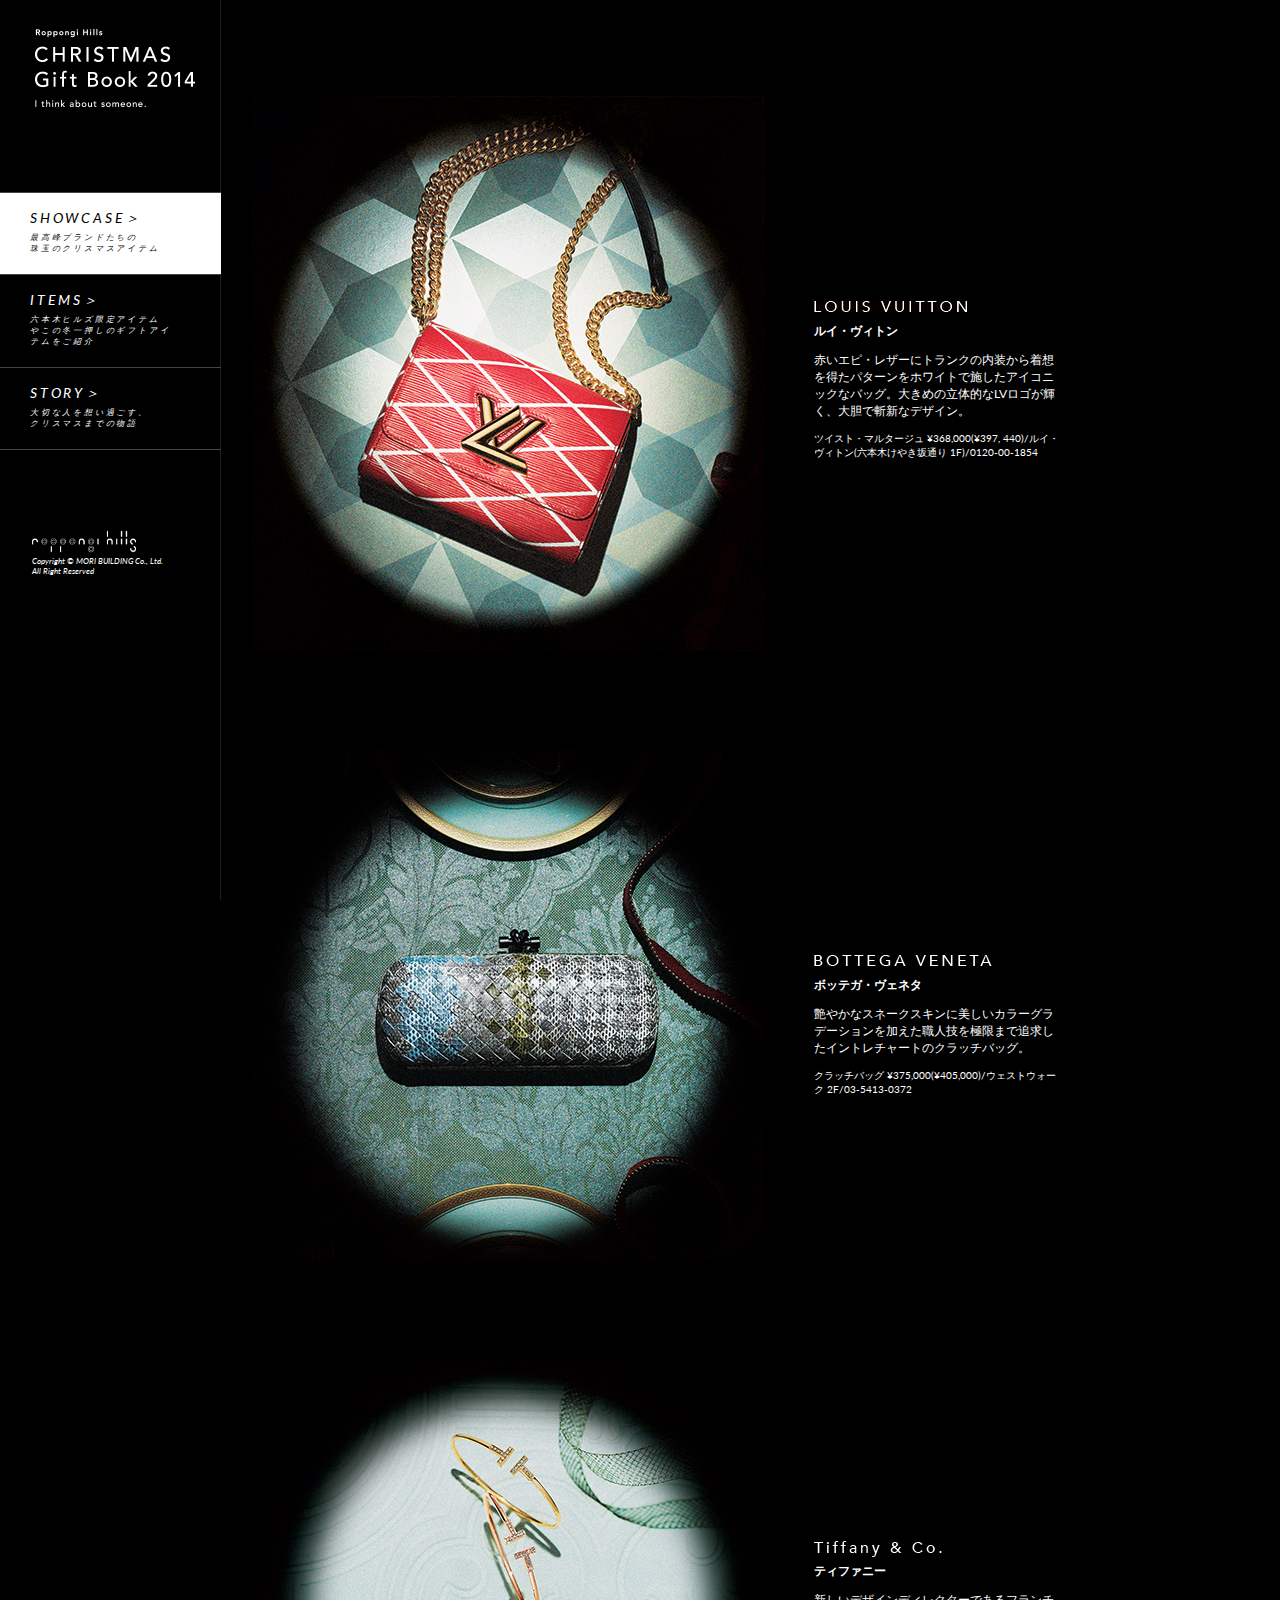
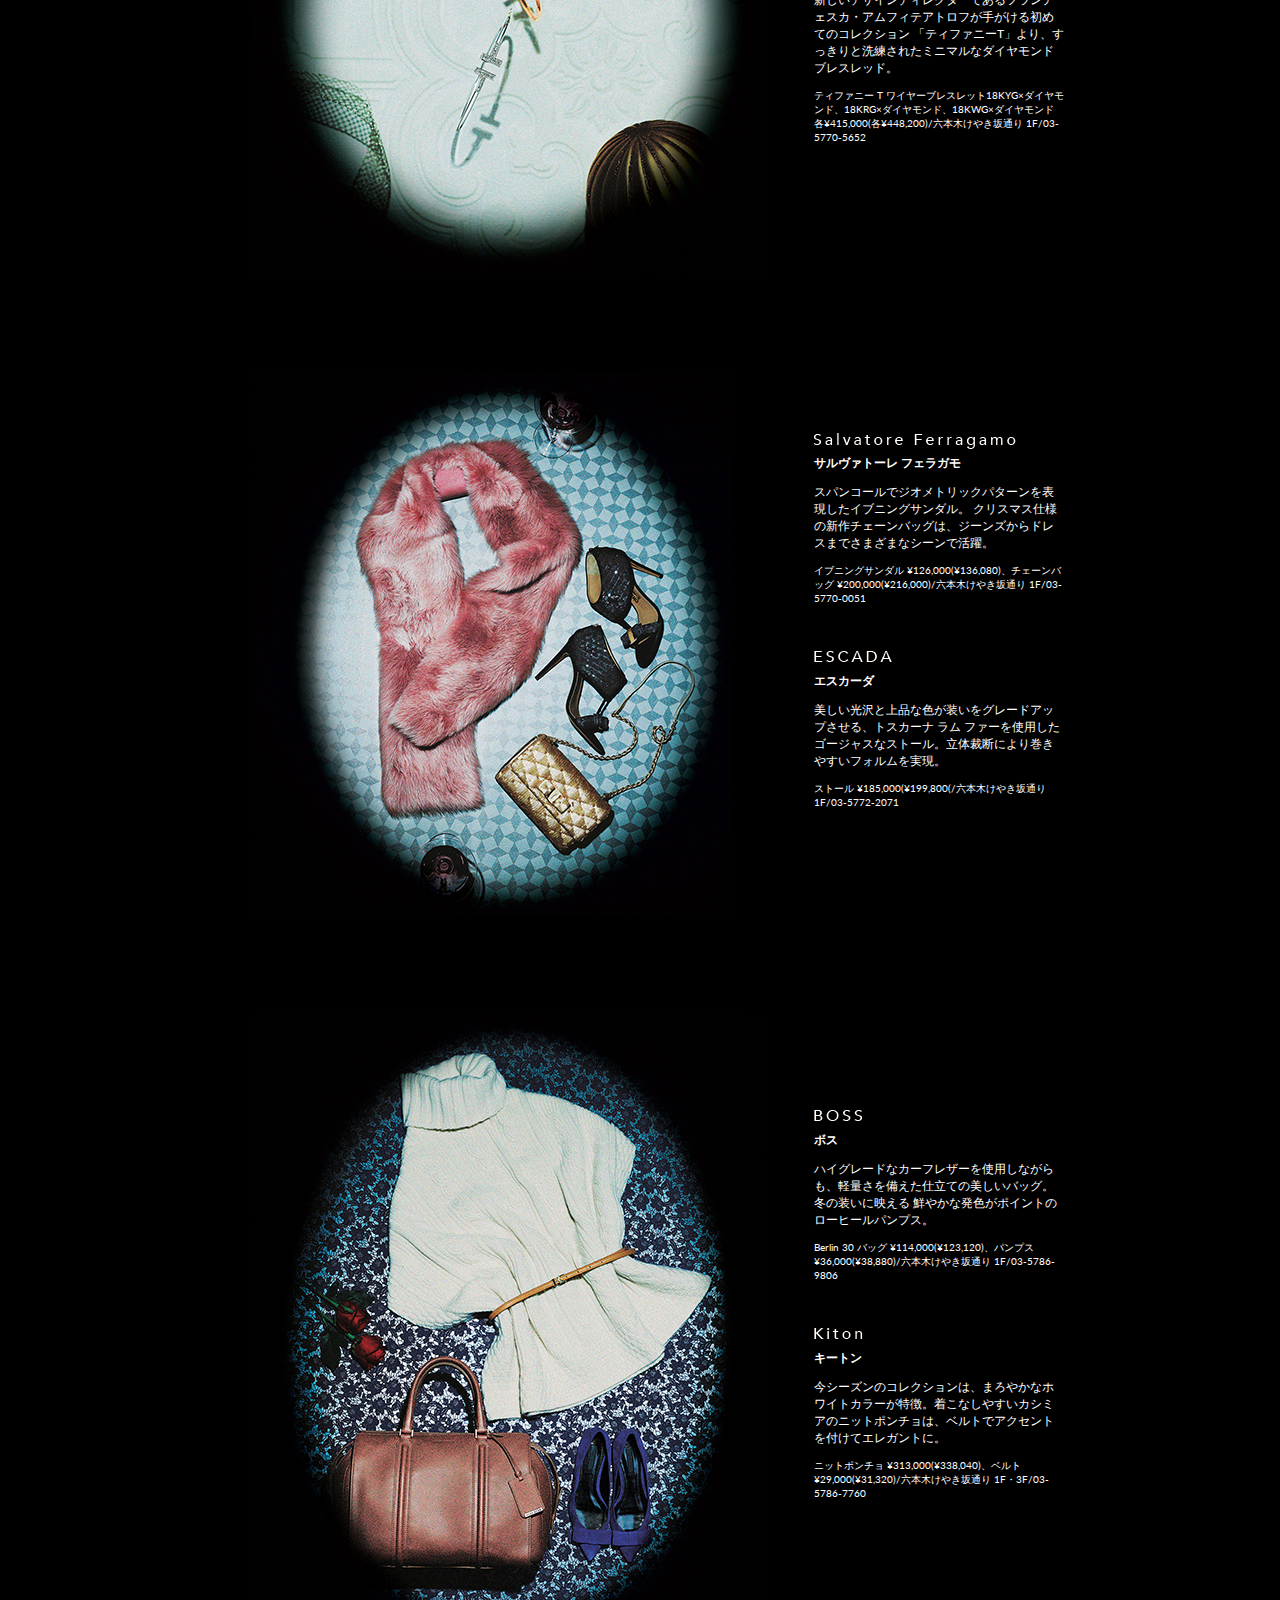
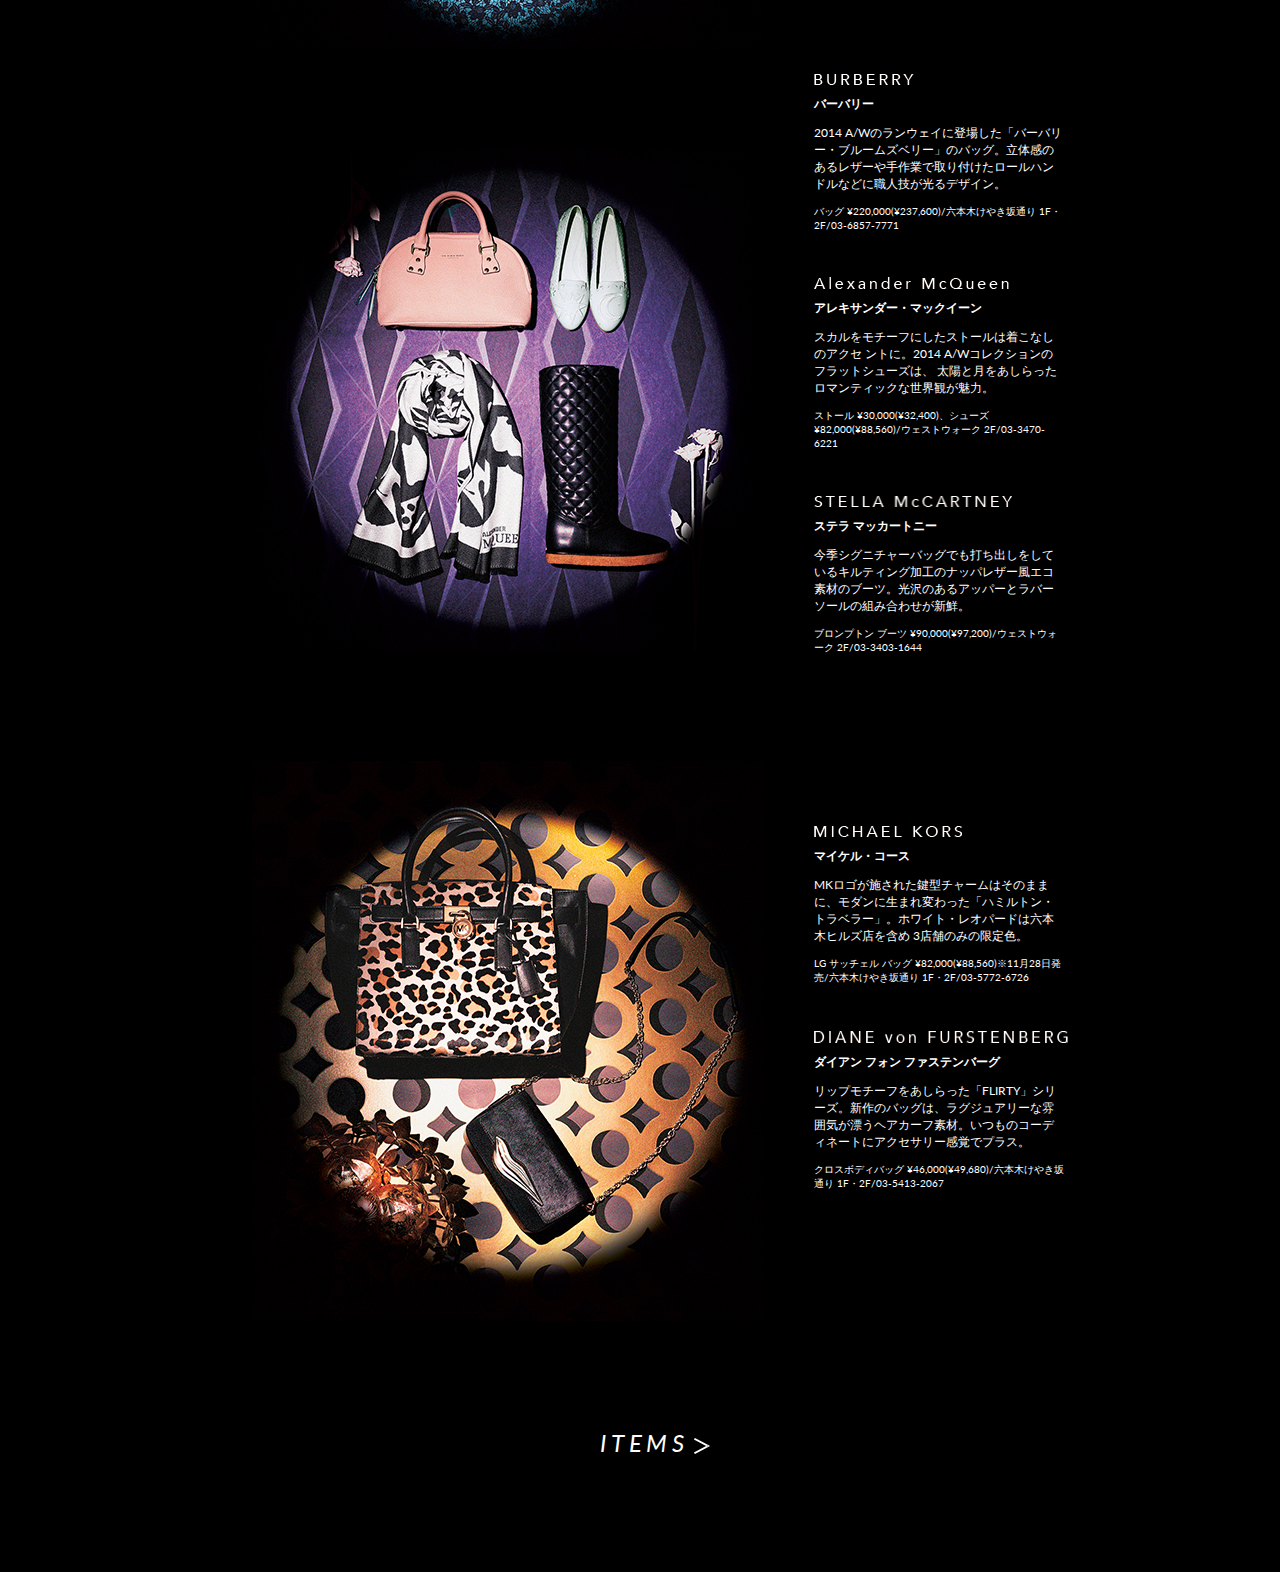
<file: index.html>
﻿<!DOCTYPE html>
<html>
  <head>
    <meta charset="UTF-8">
    <meta name='description' content='2014 Xmas GIFT BOOK | Roppongi Hills'/>
    <meta property='og:description' content='2014 Xmas GIFT BOOK | Roppongi Hills'/>
    <meta property='og:image' content=''/>
    <meta property='og:title' content='2014 Xmas GIFT BOOK | Roppongi Hills'/>
    <meta property='og:type' content='website'/>
    <meta property="fb:app_id" content="403516413099991">
    <title>2014 Xmas GIFT BOOK | Roppongi Hills</title>
    <!--[if lt IE 9]>
    <script src="js/html5shiv.js"></script>
    <![endif]-->
    <link rel="stylesheet" href="css/reset.css">

    <link href='http://fonts.googleapis.com/css?family=Lato:100,400,300italic,400italic' rel='stylesheet' type='text/css'>
    <link rel="stylesheet" href="css/common.css">
    <link rel="stylesheet" href="css/showcase.css">

    <script>
      (function(i,s,o,g,r,a,m){i['GoogleAnalyticsObject']=r;i[r]=i[r]||function(){
      (i[r].q=i[r].q||[]).push(arguments)},i[r].l=1*new Date();a=s.createElement(o),
      m=s.getElementsByTagName(o)[0];a.async=1;a.src=g;m.parentNode.insertBefore(a,m)
      })(window,document,'script','//www.google-analytics.com/analytics.js','ga');
      ga('create', 'UA-1962808-1', 'auto');
      ga('send', 'pageview');
    </script>

  </head>


<body>

<div id="side_bar">
  <div id="logo"><a href="index.html"><img src="images/logo.png" width="100%" height="100%" alt="2014 Xmas GIFT BOOK"></a></div>

  <nav>
    <ul>
      <li class="menu menu_current" id="showcase">
        <a href="index.html">
          <p>SHOWCASE＞<p><p class="menu_sub">最高峰ブランドたちの<br>珠玉のクリスマスアイテム</p>
        </a>
      </li>


      <li class="menu" id="gifts">
        <a href="items.html">
         <p>ITEMS＞</p><p class="menu_sub">六本木ヒルズ限定アイテム<br>やこの冬一押しのギフトアイ<br>テムをご紹介</p>
       </a>
      </li>

      <li class="menu" id="story">
        <a href="story.html">
          <p>STORY＞</p><p class="menu_sub">大切な人を想い過ごす、<br>クリスマスまでの物語</p>
       </a>
      </li>
    </ul>
  </nav>

  <footer>
      <div class="footer_logo">
          <a href="http://www.roppongihills.com/" target="_blank">
              <img src="images/footer_logo.png" width="104px" height="23px" alt="roppongihills">
          </a>
      </div>
      <div class="footer">Copyright © MORI BUILDING Co., Ltd.<br> All Right Reserved</div>
  </footer>
</div><!-- sidebar end -->

<div id="showcase_wrapper">

  <div class="itembox">

    <div class="item_img">
      <img src="images/item/item01.jpg" width="512" height="555"  alt="LOUI VUITTON">
    </div>

    <div class="item_detail" id="pattern01">
      <img src="images/detail_vuitton.png" width="153px" height="11px" alt="LOUI VUITTON" >
      <h3>ルイ・ヴィトン</h3>
      <p class="item_message">赤いエピ・レザーにトランクの内装から着想を得たパターンをホワイトで施したアイコニックなバッグ。大きめの立体的なLVロゴが輝く、大胆で斬新なデザイン。</p>
      <p>ツイスト・マルタージュ ¥368,000(¥397, 440)/ルイ・ヴィトン(六本木けやき坂通り 1F)/0120-00-1854</p>
    </div>
  </div><!-- itembox end-->

  <div class="itembox">
    <div class="item_img">
      <img src="images/item/item02.jpg" width="512" height="512" alt="BOTTEGA VENETA">
    </div>

    <div class="item_detail" id="pattern02">
      <img src="images/detail01.png" width="178px" height="11px" alt="BOTTEGA VENETA">
        <h3>ボッテガ・ヴェネタ</h3>
        <p class="item_message">艶やかなスネークスキンに美しいカラーグラデーションを加えた職人技を極限まで追求したイントレチャートのクラッチバッグ。</p>

        <p>クラッチバッグ ¥375,000(¥405,000)/ウェストウォーク 2F/03-5413-0372 </p>
    </div>
  </div><!-- itembox end-->

  <div class="itembox">

    <div class="item_img">
      <img src="images/item/item03.jpg" width="512" height="513" alt="Tiffany &amp; Co.">
    </div>

    <div class="item_detail" id="pattern03">
      <img src="images/detail02.png" width="128px" height="16px" alt="Tiffany &amp; Co.">
       <h3 class="small">ティファニー</h3>
        <p class="item_message">新しいデザインディレクターであるフランチェスカ・アムフィテアトロフが手がける初めてのコレクション 「ティファニーT」より、すっきりと洗練されたミニマルなダイヤモンドブレスレッド。</p>

        <p>ティファニー T ワイヤーブレスレット18KYG×ダイヤモンド、18KRG×ダイヤモンド、18KWG×ダイヤモンド 各¥415,000(各¥448,200)/六本木けやき坂通り 1F/03-5770-5652</p>
    </div>
  </div><!-- itembox end-->

  <div class="itembox">
    <div class="item_img">
      <img src="images/item/item04.jpg" width="512" height="543" alt="Salvatore Ferragamo &amp; ESCADA">
    </div>

    <div class="item_detail" id="pattern04">
      <img src="images/detail03.png" width="202px" height="16px" alt="Salvatore Ferragamo">
        <h3 class="small">サルヴァトーレ フェラガモ</h3>
        <p class="item_message">スパンコールでジオメトリックパターンを表現したイブニングサンダル。 クリスマス仕様の新作チェーンバッグは、ジーンズからドレスまでさまざまなシーンで活躍。</p>

        <p>イブニングサンダル ¥126,000(¥136,080)、チェーンバッグ ¥200,000(¥216,000)/六本木けやき坂通り 1F/03-5770-0051</p>
    </div>

    <div class="item_detail" id="sub">
      <img src="images/detail04.png" width="78px" height="11px" alt="ESCADA">
          <h3>エスカーダ</h3>
          <p class="item_message">美しい光沢と上品な色が装いをグレードアップさせる、トスカーナ ラム ファーを使用したゴージャスなストール。立体裁断により巻きやすいフォルムを実現。</p>

          <p>ストール ¥185,000(¥199,800(/六本木けやき坂通り 1F/03-5772-2071</p>
    </div>
  </div><!-- itembox end-->

  <div class="itembox">
    <div class="item_img">
      <img src="images/item/item05.jpg" width="512" height="635" alt="BOSS &amp; kiton">
    </div>

    <div class="item_detail" id="pattern05">
      <img src="images/detail06.png" width="48px" height="11px" alt="BOSS">
        <h3>ボス</h3>
        <p class="item_message">ハイグレードなカーフレザーを使用しながらも、軽量さを備えた仕立ての美しいバッグ。冬の装いに映える
        鮮やかな発色がポイントのローヒールパンプス。</p>

        <p>Berlin 30 バッグ ¥114,000(¥123,120)、パンプス ¥36,000(¥38,880)/六本木けやき坂通り 1F/03-5786-9806</p>
    </div>

    <div class="item_detail" id="sub">
      <img src="images/detail07.png" width="49px" height="11px" alt="Kiton">
          <h3>キートン</h3>
          <p class="item_message">今シーズンのコレクションは、まろやかなホワイトカラーが特徴。着こなしやすいカシミアのニットポンチョは、ベルトでアクセントを付けてエレガントに。</p>
          <p>ニットポンチョ ¥313,000(¥338,040)、ベルト ¥29,000(¥31,320)/六本木けやき坂通り 1F・3F/03-5786-7760</p>
    </div>
  </div><!-- itembox end-->

  <div class="itembox">
    <div class="item_img">
      <img src="images/item/item06.jpg" width="512" height="503" alt="BURBERRY">
    </div>

    <div class="item_detail" id="pattern06">
      <img src="images/detail08.png" width="100px" height="11px" alt="BURBERRY">
        <h3>バーバリー</h3>
        <p class="item_message">2014 A/Wのランウェイに登場した「バーバリー・ブルームズベリー」のバッグ。立体感のあるレザーや手作業で取り付けたロールハンドルなどに職人技が光るデザイン。</p>

        <p>バッグ ¥220,000(¥237,600)/六本木けやき坂通り 1F・2F/03-6857-7771</p>
    </div>

    <div class="item_detail" id="sub">
      <img src="images/detail09.png" width="195px" height="12px">
        <h3>アレキサンダー・マックイーン</h3>
        <p class="item_message">スカルをモチーフにしたストールは着こなしのアクセ
        ントに。2014 A/Wコレクションのフラットシューズは、
        太陽と月をあしらったロマンティックな世界観が魅力。</p>

        <p>ストール ¥30,000(¥32,400)、シューズ ¥82,000(¥88,560)/ウェストウォーク 2F/03-3470-6221</p>
    </div>

    <div class="item_detail" id="sub">
      <img src="images/detail10.png" width="198px" height="11px">
          <h3>ステラ マッカートニー</h3>
          <p class="item_message">今季シグニチャーバッグでも打ち出しをしているキルティング加工のナッパレザー風エコ素材のブーツ。光沢のあるアッパーとラバーソールの組み合わせが新鮮。</p>
          <p>ブロンプトン ブーツ ¥90,000(¥97,200)/ウェストウォーク 2F/03-3403-1644</p>
    </div>
  </div><!-- itembox end-->

  <div class="itembox">

    <div class="item_img">
      <img src="images/item/item07.jpg" width="512" height="560" alt="MICHAEL KORS">
    </div>

    <div class="item_detail" id="pattern07">
      <img src="images/detail11.png" width="148px" height="11px">
        <h3>マイケル・コース</h3>
        <p class="item_message">MKロゴが施された鍵型チャームはそのままに、モダンに生まれ変わった「ハミルトン・トラベラー」。ホワイト・レオパードは六本木ヒルズ店を含め 3店舗のみの限定色。</p>

        <p>LG サッチェル バッグ ¥82,000(¥88,560)※11月28日発売/六本木けやき坂通り 1F・2F/03-5772-6726</p>
    </div>

    <div class="item_detail" id="sub">
      <img src="images/detail12.png" width="254px" height="12px">
        <h3>ダイアン フォン ファステンバーグ</h3>
        <p class="item_message">リップモチーフをあしらった「FLIRTY」シリーズ。新作のバッグは、ラグジュアリーな雰囲気が漂うヘアカーフ素材。いつものコーディネートにアクセサリー感覚でプラス。</p>
        <p>クロスボディバッグ ¥46,000(¥49,680)/六本木けやき坂通り 1F・2F/03-5413-2067</p>
    </div>
  </div><!-- itembox end-->
</div><!-- shoecase wrapper end -->

<div class="under_menu">
    <a href="items.html">ITEMS<img src="images/arrow_right_white.png" class="arrow_right"></a><!---->　<!-- 全ページの縦ずれ調整　メニュー同士の空白のための全角スペースあり -->
</div>

</body>

</html>
</file>
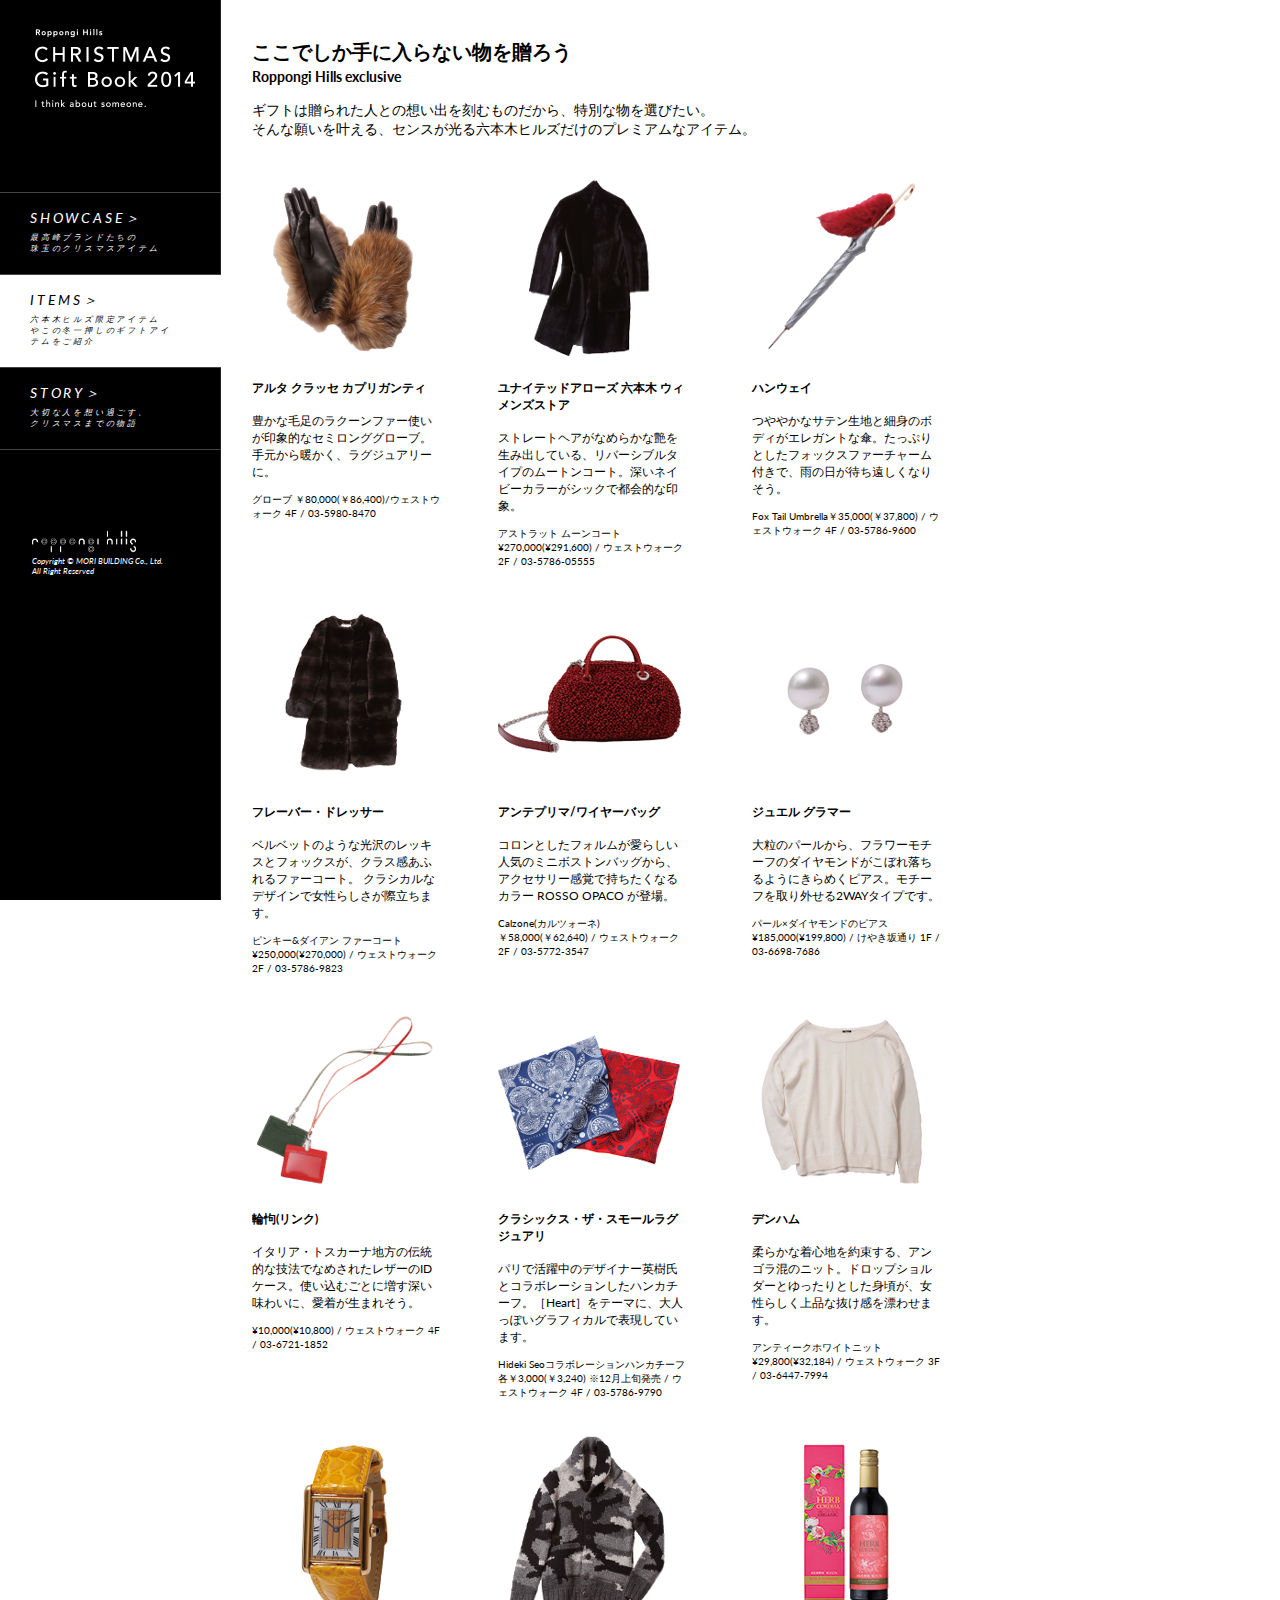
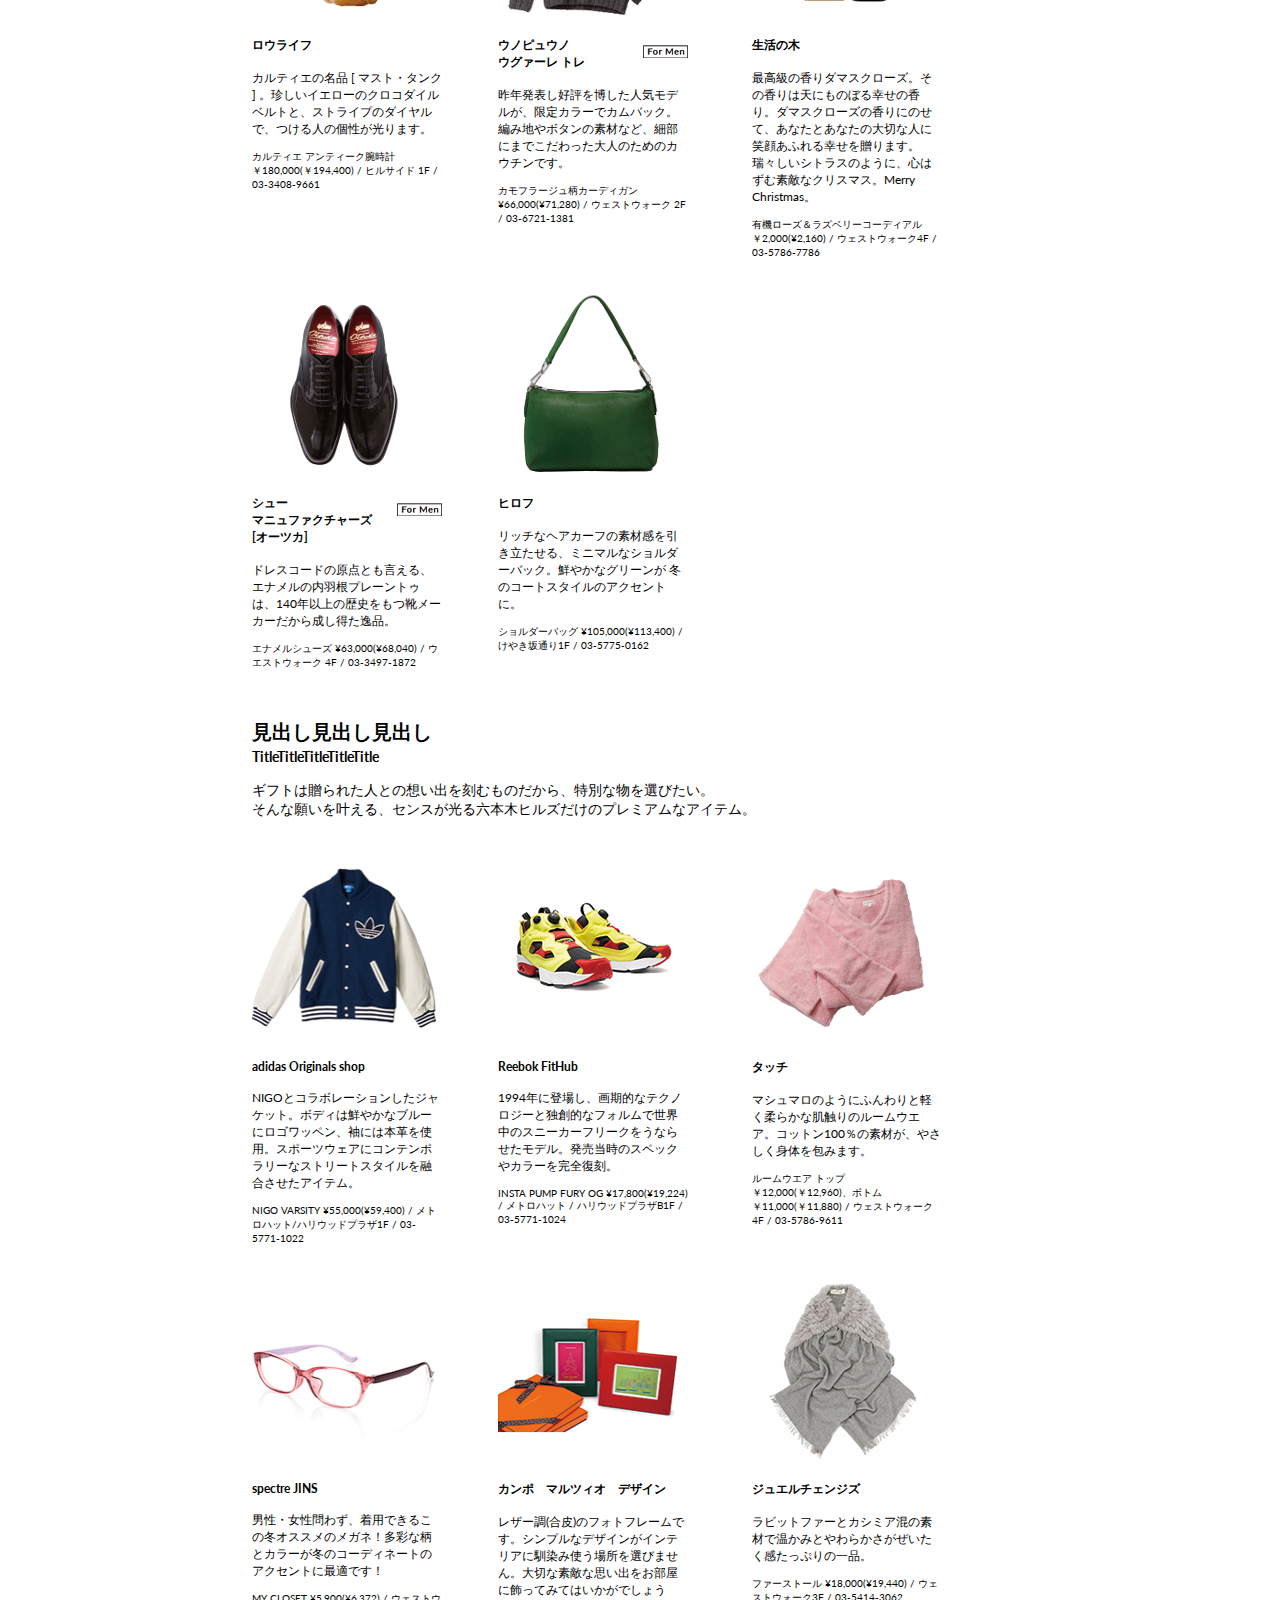
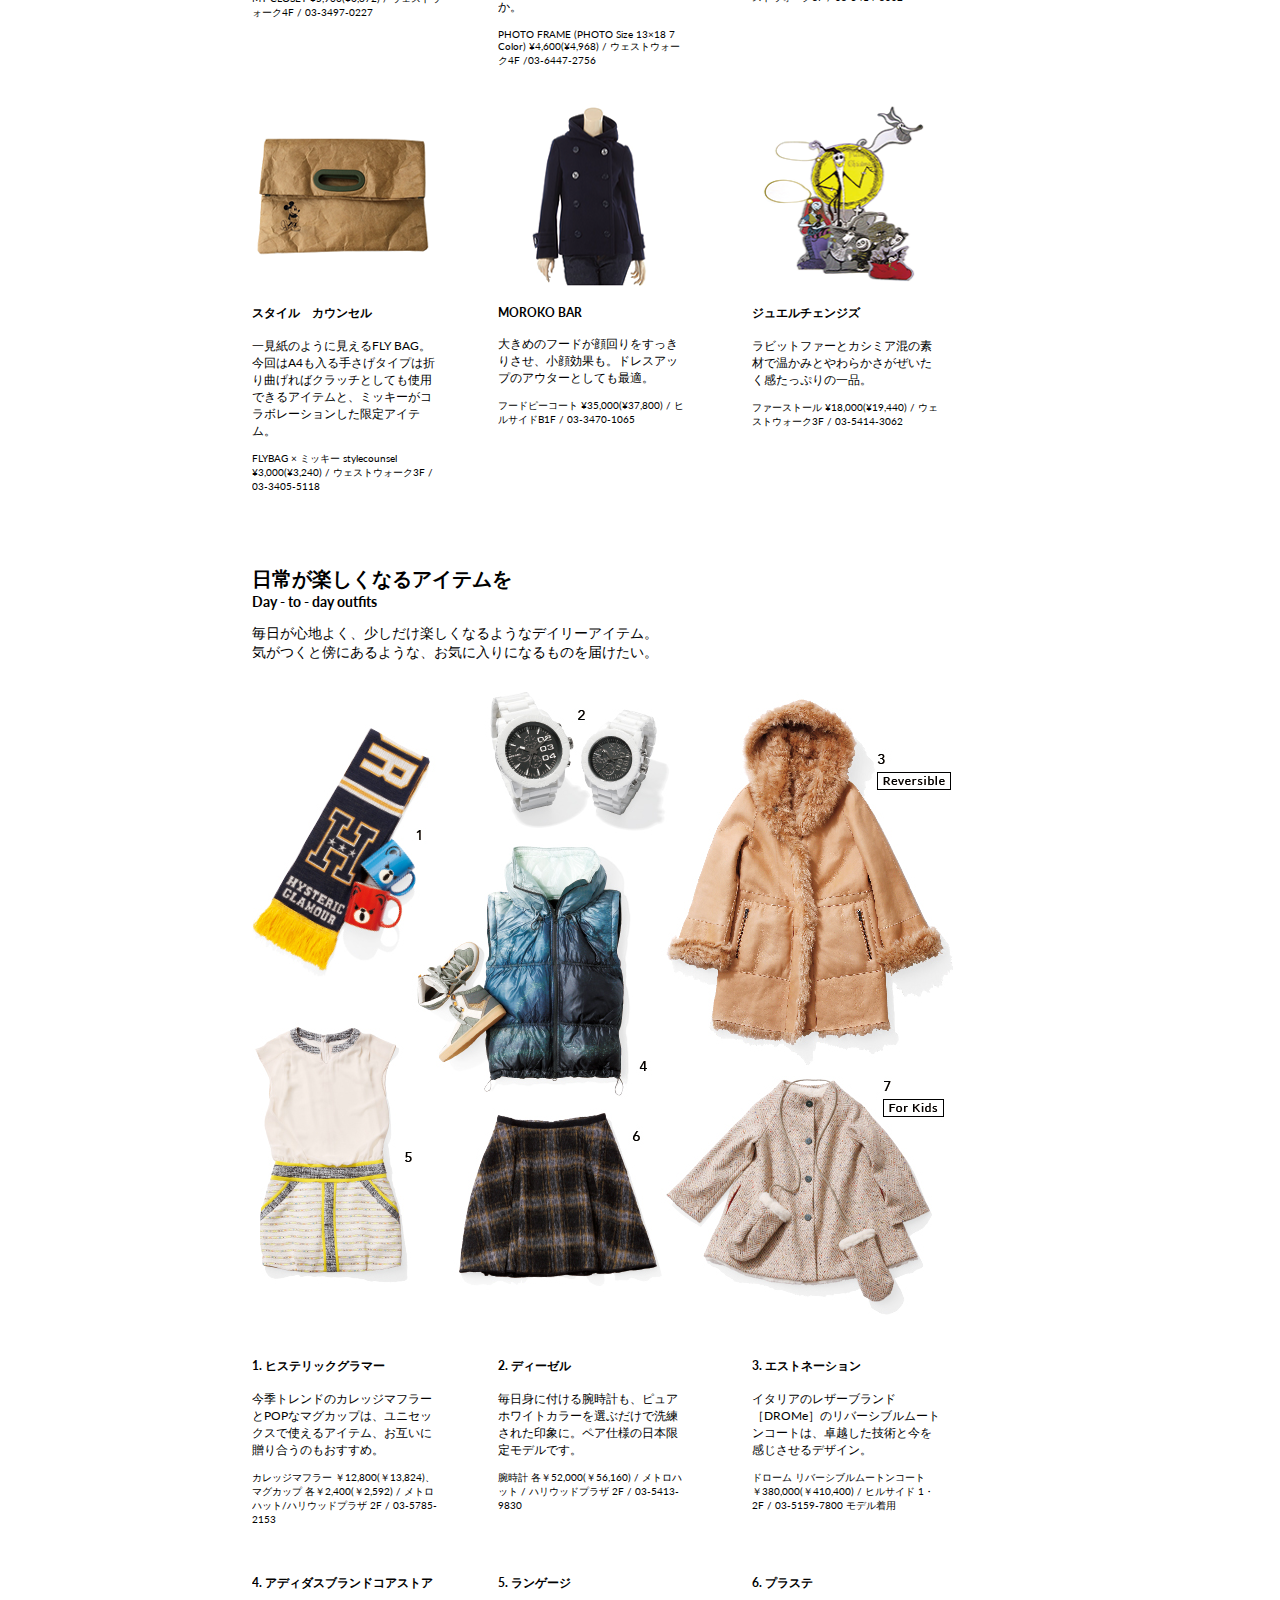
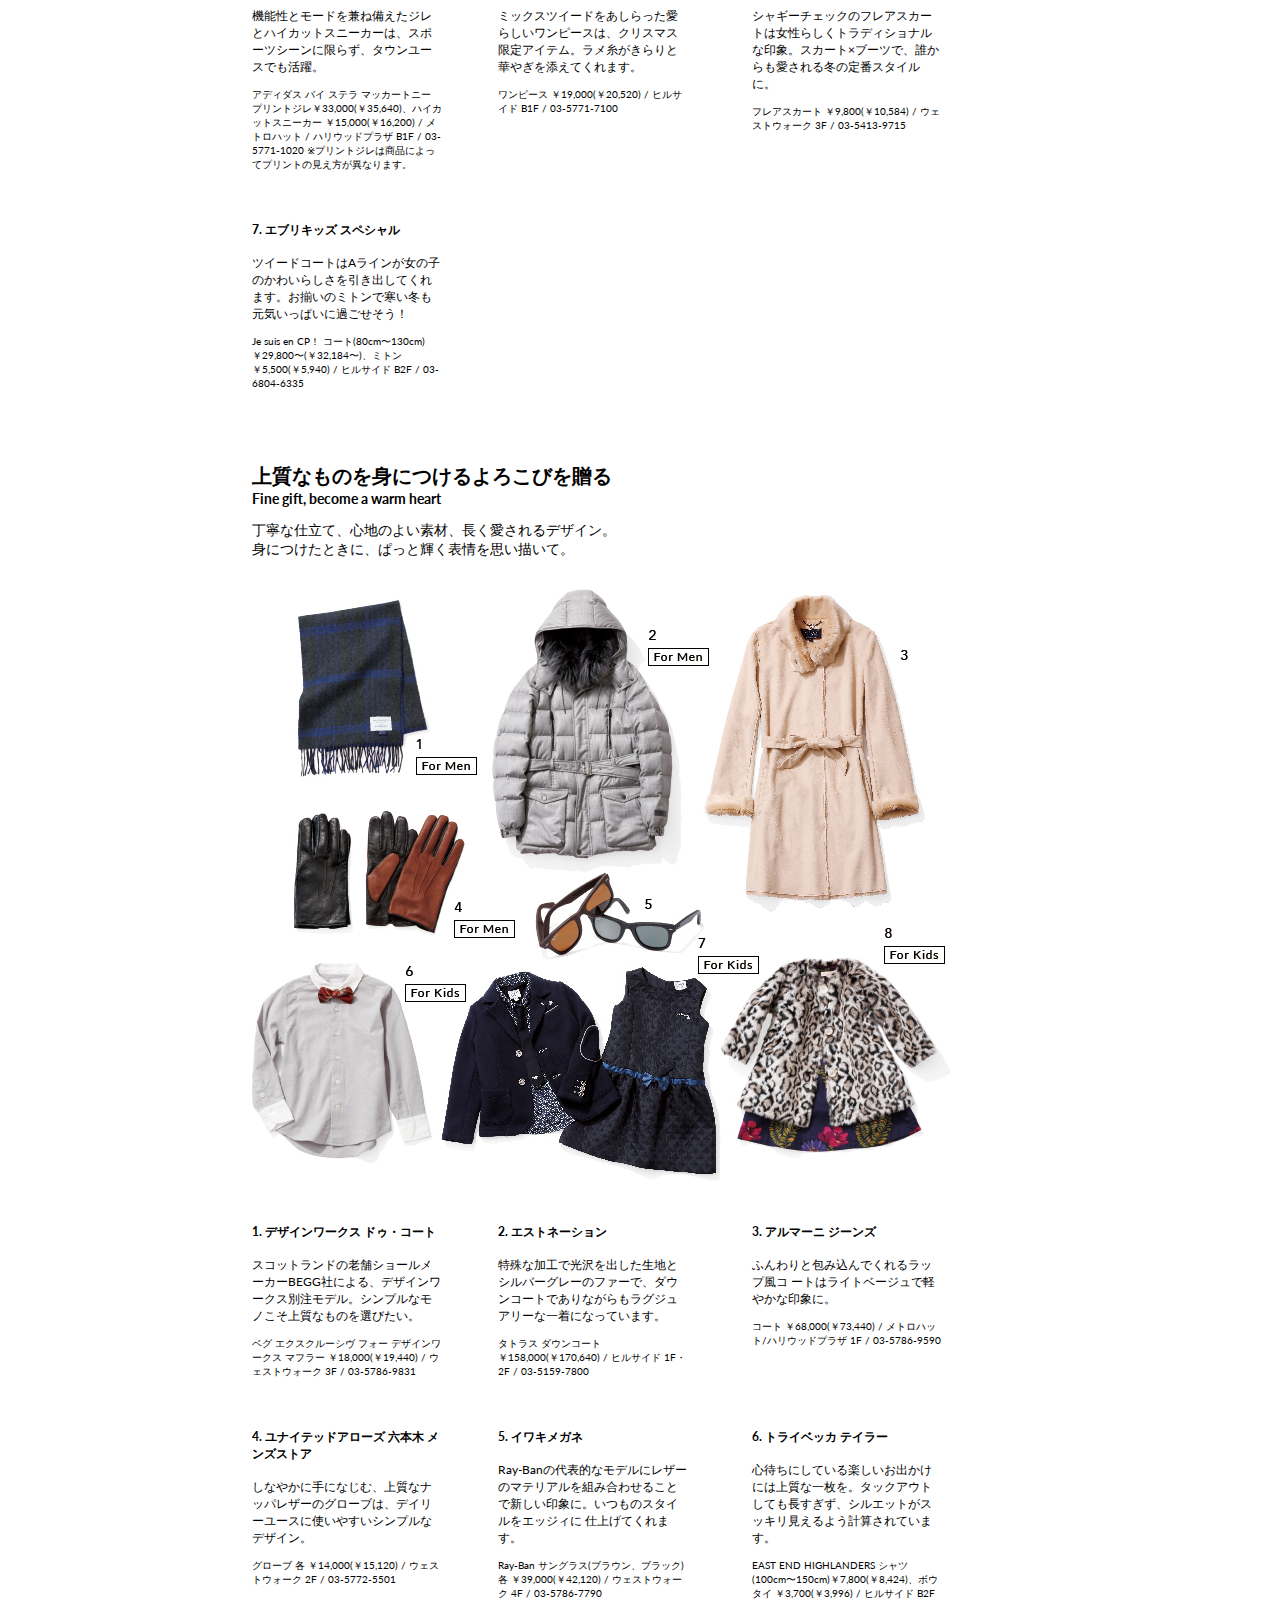
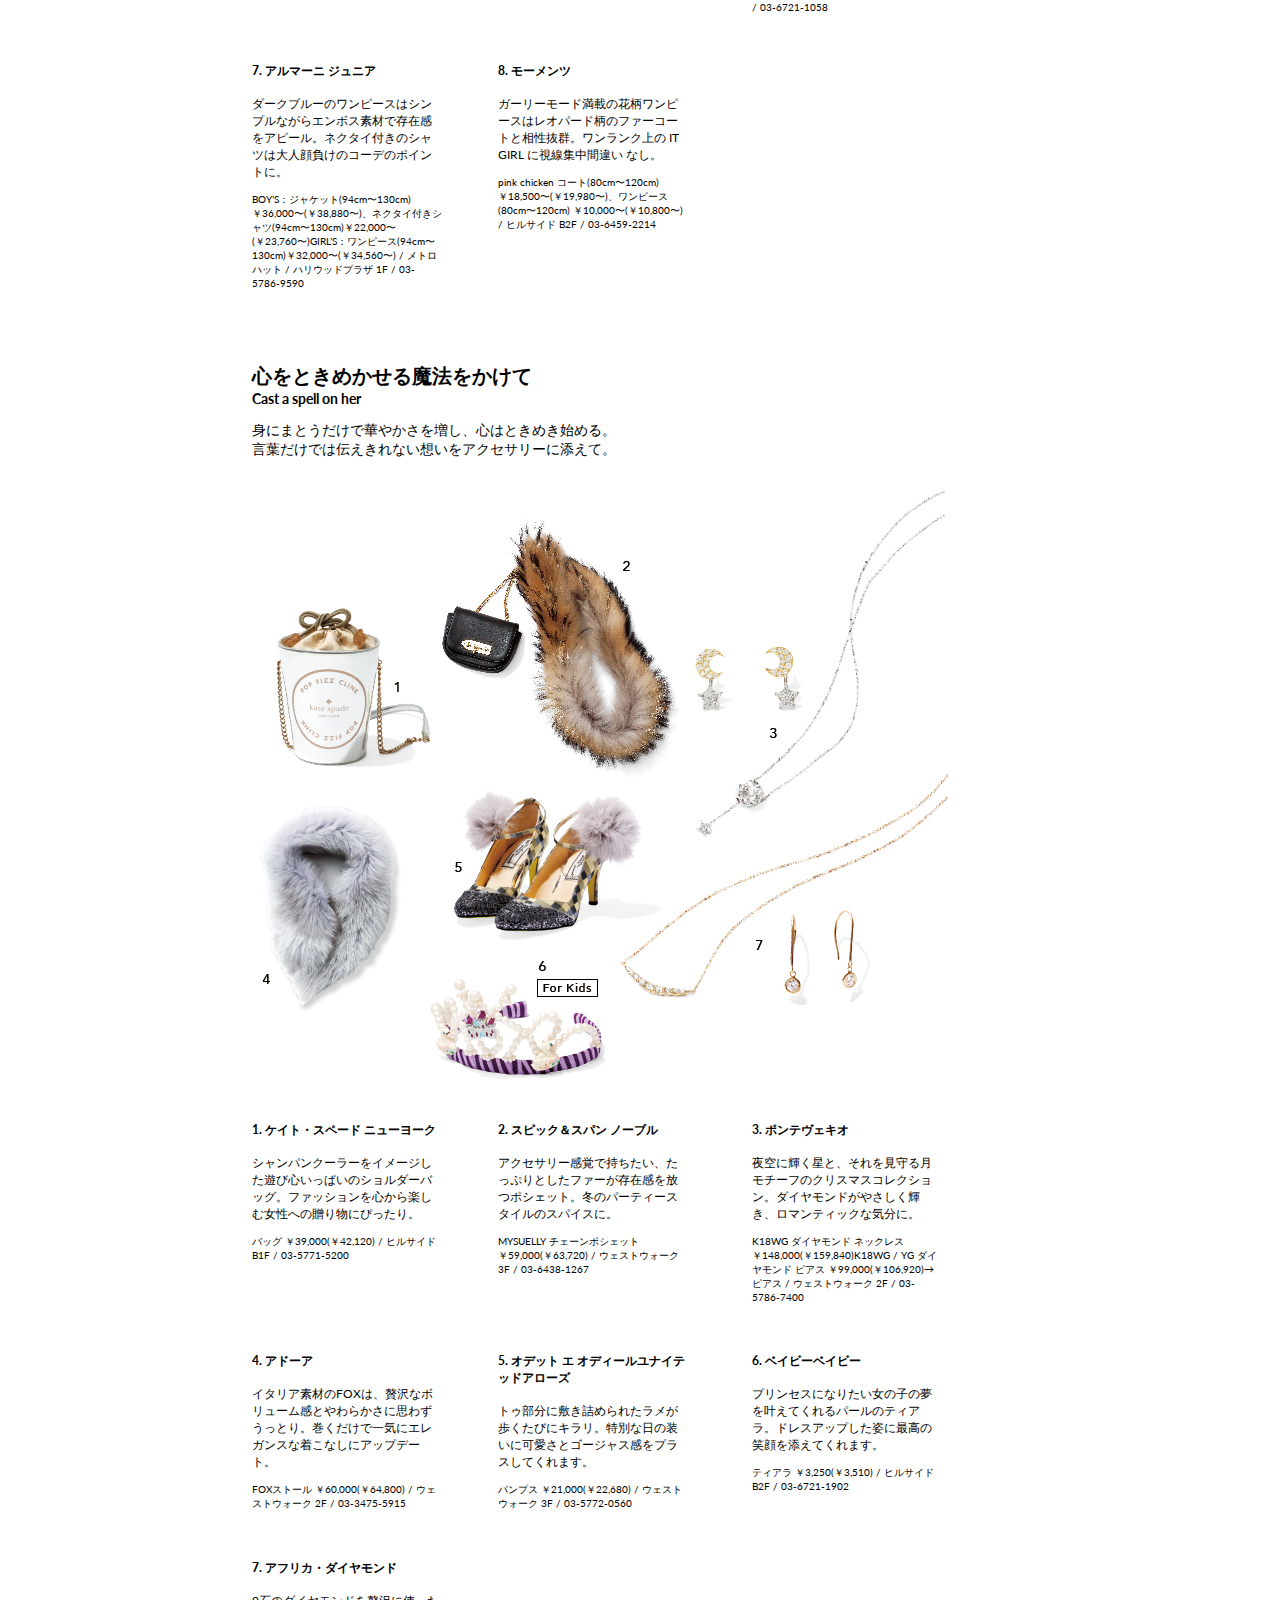
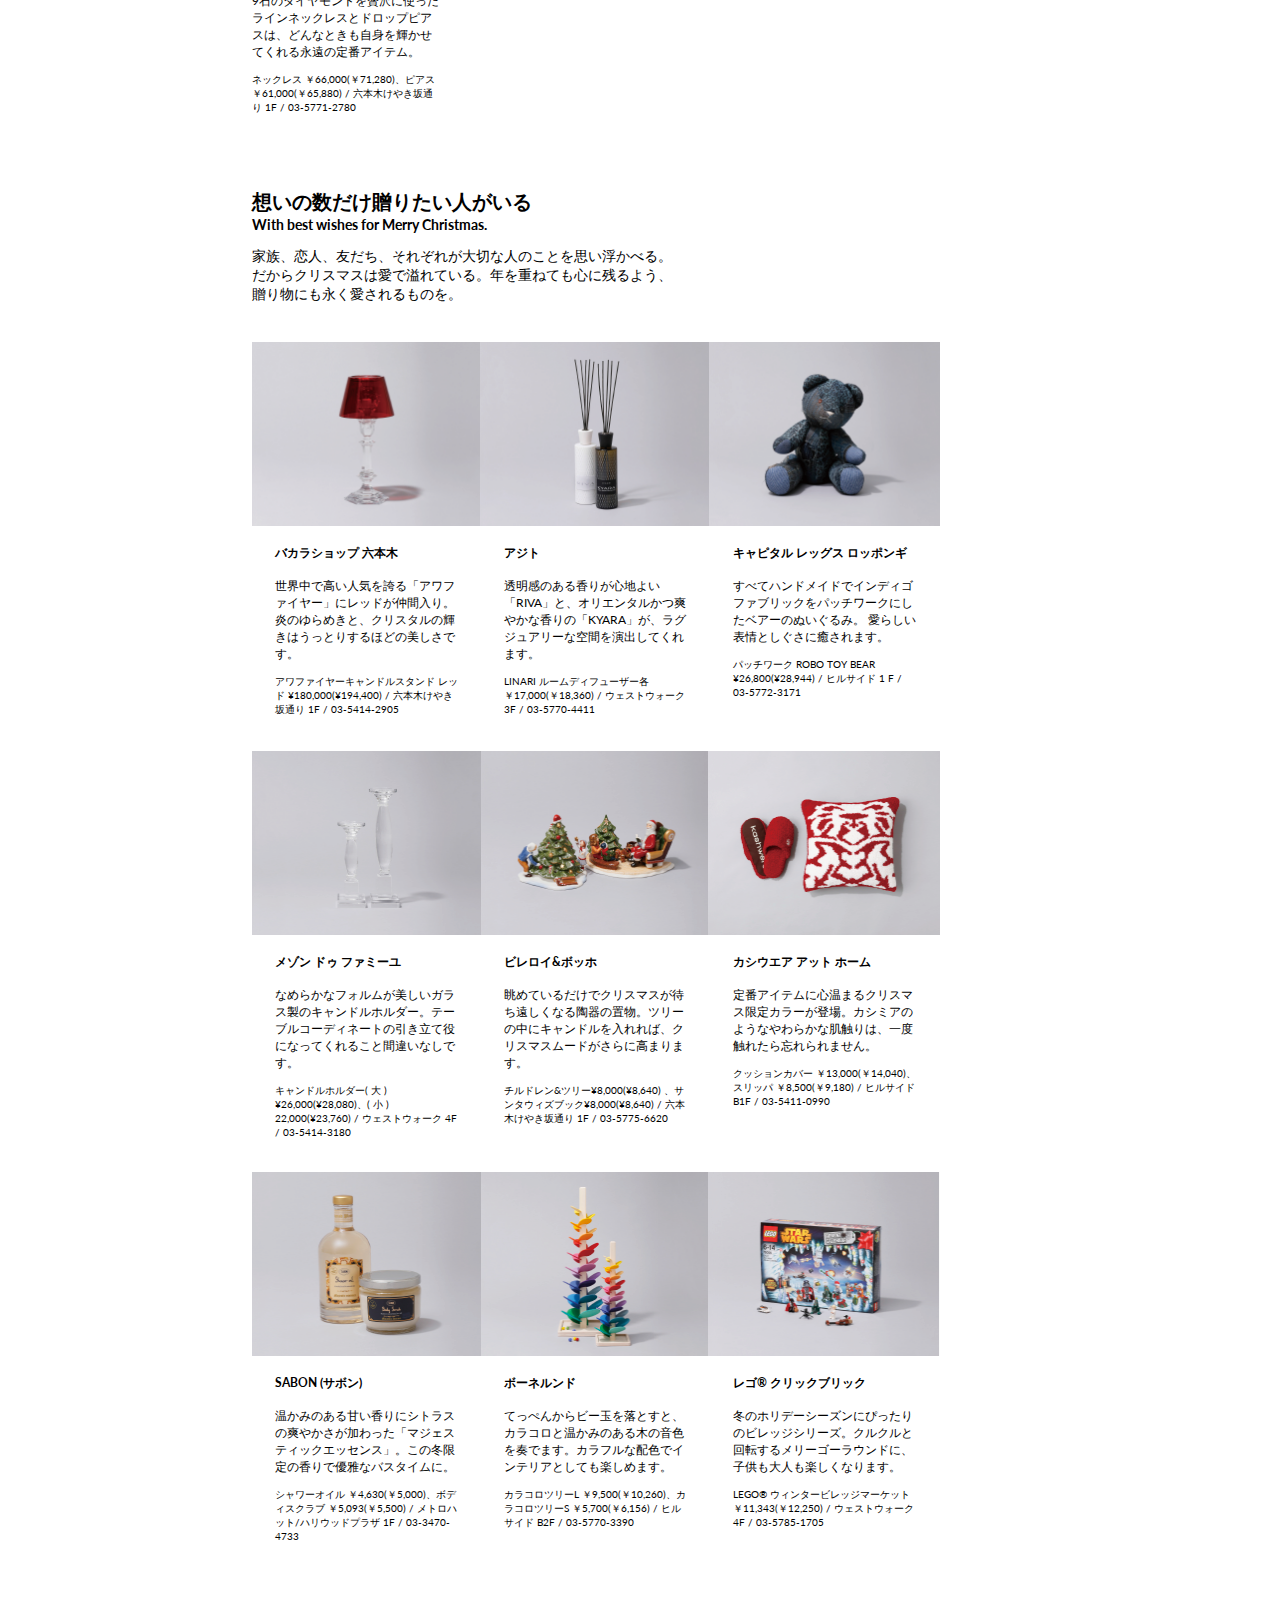
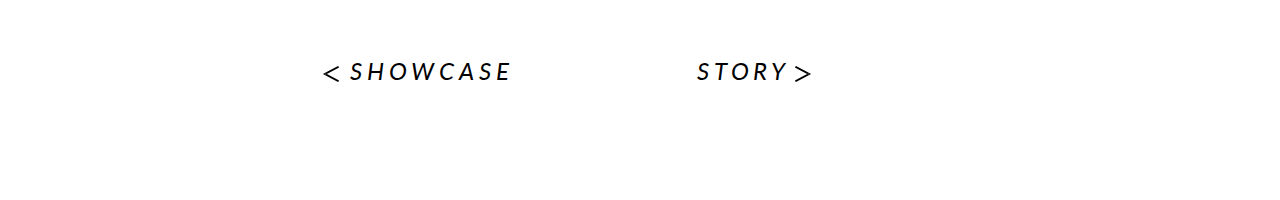
<file: items.html>
﻿<!DOCTYPE html>
<html>
  <head>
    <meta charset="UTF-8">
    <meta name='description' content='2014 Xmas GIFT BOOK | Roppongi Hills'/>
    <meta property='og:description' content='ITEMS / 2014 Xmas GIFT BOOK | Roppongi Hills'/>
    <meta property='og:image' content=''/>
    <meta property='og:title' content='ITEMS / 2014 Xmas GIFT BOOK | Roppongi Hills'/>
    <meta property='og:type' content='website'/>
    <meta property="fb:app_id" content="403516413099991">
    <title>ITEMS / 2014 Xmas GIFT BOOK | Roppongi Hills</title>
    <!--[if lt IE 9]>
    <script src="js/html5shiv.js"></script>
    <![endif]-->
    <link rel="stylesheet" href="css/reset.css">
    <link href='http://fonts.googleapis.com/css?family=Lato:100,400,300italic,400italic' rel='stylesheet' type='text/css'>
    <link rel="stylesheet" href="css/common.css">
    <link rel="stylesheet" href="css/gifts.css">

    <script>
      (function(i,s,o,g,r,a,m){i['GoogleAnalyticsObject']=r;i[r]=i[r]||function(){
      (i[r].q=i[r].q||[]).push(arguments)},i[r].l=1*new Date();a=s.createElement(o),
      m=s.getElementsByTagName(o)[0];a.async=1;a.src=g;m.parentNode.insertBefore(a,m)
      })(window,document,'script','//www.google-analytics.com/analytics.js','ga');
      ga('create', 'UA-1962808-1', 'auto');
      ga('send', 'pageview');
    </script>
  </head>

  <body>

    <div id="side_bar">
      <div id="logo">
        <a href="index.html">
          <img src="images/logo.png" width="100%" height="100%" alt="2014 Xmas GIFT BOOK">
        </a>
      </div>

      <nav>
        <ul>
          <li class="menu" id="showcase">
            <a href="index.html">
              <p>SHOWCASE＞<p><p class="menu_sub">最高峰ブランドたちの<br>珠玉のクリスマスアイテム</p>
            </a>
          </li>


          <li class="menu menu_current" id="gifts">
            <a href="items.html">
             <p>ITEMS＞</p><p class="menu_sub">六本木ヒルズ限定アイテム<br>やこの冬一押しのギフトアイ<br>テムをご紹介</p>
           </a>
          </li>

          <li class="menu" id="story">
            <a href="story.html">
              <p>STORY＞</p><p class="menu_sub">大切な人を想い過ごす、<br>クリスマスまでの物語</p>
           </a>
          </li>
        </ul>
      </nav>

      <footer>
          <div class="footer_logo"><a href="http://www.roppongihills.com/" target="_blank"><img src="images/footer_logo.png" width="104px" height="23px" alt="roppongihills"></a></div>
          <div class="footer">Copyright © MORI BUILDING Co., Ltd.<br> All Right Reserved</div>
      </footer>
    </div><!-- sidebar end -->

    <div id="wrapper">
      <div id="gifts_wrapper">
        <div class="gifts_title">
          <h3>ここでしか手に入らない物を贈ろう</h3>
          <div class="gifts_sub_title">
            <p class="sub_title">Roppongi Hills exclusive</p>
          </div>
          <div class="gifts_title_messeage">
              <p>ギフトは贈られた人との想い出を刻むものだから、特別な物を選びたい。<br>
              そんな願いを叶える、センスが光る六本木ヒルズだけのプレミアムなアイテム。</p>
          </div>
        </div><!-- gift_title end -->

          <div class="column">
            <div class="gifts_items_first">
              <img src="images/item/gifts_item01.png" width="184px" height="184px" alt="グローブ">
              <div class="gifts_text">
                <h4>アルタ クラッセ カプリガンティ</h4>

                <p class="item_message">豊かな毛足のラクーンファー使いが印象的なセミロンググローブ。 手元から暖かく、ラグジュアリーに。</p>
                <p>グローブ ￥80,000(￥86,400)/ウェストウォーク 4F / 03-5980-8470</p>
              </div>
            </div>

            <div class="gifts_items_02">
              <img src="images/item/gifts_item02.png" width="184px" height="184px" alt="アストラット ムーンコート">
              <div class="gifts_text">
                <h4>ユナイテッドアローズ 六本木 ウィメンズストア</h4>

                <p class="item_message">ストレートヘアがなめらかな艶を生み出している、リバーシブルタイプのムートンコート。深いネイビーカラーがシックで都会的な印象。</p>
                <p>アストラット ムーンコート ¥270,000(¥291,600) / ウェストウォーク 2F / 03-5786-05555</p>
              </div>
            </div>

            <div class="gifts_items_last">
              <img src="images/item/gifts_item03.png" width="184px" height="184px" alt="チャーム付き傘">
              <div class="gifts_text">
                <h4>ハンウェイ</h4>

                <p class="item_message">つややかなサテン生地と細身のボディがエレガントな傘。たっぷり としたフォックスファーチャーム付きで、雨の日が待ち遠しくなりそう。</p>
                <p>Fox Tail Umbrella￥35,000(￥37,800) / ウェストウォーク 4F / 03-5786-9600</p>
              </div>
            </div>
          </div><!--column end -->

          <div class="column">
            <div class="gifts_items_first">
              <img src="images/item/gifts_item04.png" width="184px" height="184px" alt="ピンキー&amp;ダイアン ファーコート">
              <div class="gifts_text">
                <h4>フレーバー・ドレッサー</h4>

                <p class="item_message">ベルベットのような光沢のレッキスとフォックスが、クラス感あふれるファーコート。
                クラシカルなデザインで女性らしさが際立ちます。</p>

                <p>ピンキー&amp;ダイアン ファーコート ¥250,000(¥270,000) / ウェストウォーク 2F / 03-5786-9823</p>
              </div>
            </div>

            <div class="gifts_items_02">
              <img src="images/item/gifts_item05.png" width="183px" height="184px" alt="ミニボストン">
              <div class="gifts_text">
                  <h4>アンテプリマ/ワイヤーバッグ</h4>

                  <p class="item_message">コロンとしたフォルムが愛らしい人気のミニボストンバッグから、 アクセサリー感覚で持ちたくなるカラー ROSSO OPACO が登場。</p>
                  <p>Calzone(カルツォーネ)￥58,000(￥62,640) / ウェストウォーク 2F / 03-5772-3547</p>
              </div>
            </div>

            <div class="gifts_items_last">
              <img src="images/item/gifts_item07.png" width="184px" height="184px" alt="パール×ダイヤモンドのピアス">
              <div class="gifts_text">
                  <h4>ジュエル グラマー</h4>

                  <p class="item_message">大粒のパールから、フラワーモチーフのダイヤモンドがこぼれ落ちるようにきらめくピアス。モチーフを取り外せる2WAYタイプです。</p>
                  <p>パール×ダイヤモンドのピアス ¥185,000(¥199,800) / けやき坂通り 1F / 03-6698-7686</p>
              </div>
            </div>
          </div><!--column end -->

          <div class="column">
            <div class="gifts_items_first">
              <img src="images/item/gifts_item06.png" width="184px" height="184px" alt="レザーIDケース">
              <div class="gifts_text">
                <h4>輪怐(リンク)</h4>

                <p class="item_message">イタリア・トスカーナ地方の伝統的な技法でなめされたレザーのIDケース。使い込むごとに増す深い味わいに、愛着が生まれそう。</p>
                <p>¥10,000(¥10,800) / ウェストウォーク 4F / 03-6721-1852</p>
              </div>
            </div>

            <div class="gifts_items_02">
              <img src="images/item/gifts_item08.png" width="183px" height="184px" alt="Hideki Seoコラボレーションハンカチ">
              <div class="gifts_text">
                <h4>クラシックス・ザ・スモールラグジュアリ</h4>

                <p class="item_message">パリで活躍中のデザイナー英樹氏とコラボレーションしたハンカチーフ。［Heart］をテーマに、大人っぽいグラフィカルで表現しています。
                <p>Hideki Seoコラボレーションハンカチーフ 各￥3,000(￥3,240) ※12月上旬発売 / ウェストウォーク 4F / 03-5786-9790</p>
              </div>
            </div>

            <div class="gifts_items_last">
                <img src="images/item/gifts_item10.png" width="184px" height="184px" alt="アンティークホワイトニット">
                <div class="gifts_text">
                    <h4>デンハム</h4>

                    <p class="item_message">柔らかな着心地を約束する、アンゴラ混のニット。ドロップショルダーとゆったりとした身頃が、女性らしく上品な抜け感を漂わせます。</p>
                    <p>アンティークホワイトニット ¥29,800(¥32,184) / ウェストウォーク 3F / 03-6447-7994</p>

                </div>
            </div>
          </div><!--column end -->

          <div class="column">
            <div class="gifts_items_first">
              <img src="images/item/gifts_item09.png" width="184px" height="184px" alt="カルティエ アンティーク腕時計">
              <div class="gifts_text">
                <h4>ロウライフ</h4>

                <p class="item_message">カルティエの名品 [ マスト・タンク ] 。珍しいイエローのクロコダイルベルトと、ストライプのダイヤルで、つける人の個性が光ります。</p>

                <p>カルティエ アンティーク腕時計 ￥180,000(￥194,400) / ヒルサイド 1F / 03-3408-9661</p>
              </div>
            </div>

            <div class="gifts_items_02">
                <img src="images/item/gifts_item11.png" width="183px" height="184px" alt="カモフラージュ柄カーディガン">
                <div class="gifts_text">
                    <h4 class="formen">ウノピュウノ<br>ウグァーレ トレ</h4>

                    <p class="item_message">昨年発表し好評を博した人気モデルが、限定カラーでカムバック。
                    編み地やボタンの素材など、細部にまでこだわった大人のためのカウチンです。</p>

                    <p>カモフラージュ柄カーディガン ¥66,000(¥71,280) / ウェストウォーク 2F / 03-6721-1381</p>
                </div>
            </div>


            <div class="gifts_items_last">
              <img src="images/item/gifts_item17.png" width="183px" height="184px" alt="カモフラージュ柄カーディガン">
              <div class="gifts_text">
                <h4>生活の木</h4>

                <p class="item_message">最高級の香りダマスクローズ。その香りは天にものぼる幸せの香り。ダマスクローズの香りにのせて、あなたとあなたの大切な人に笑顔あふれる幸せを贈ります。瑞々しいシトラスのように、心はずむ素敵なクリスマス。Merry Christmas。</p>

                <p>有機ローズ＆ラズベリーコーディアル ￥2,000(¥2,160) / ウェストウォーク4F / 03-5786-7786</p>
              </div>
            </div>
          </div><!--column end -->

          <div class="column">
            <div class="gifts_items_first">
              <img src="images/item/gifts_item13.png" width="183px" height="184px" alt="エナメルシューズ">
              <div class="gifts_text">
                <h4 class="formen">シュー<br>マニュファクチャーズ<br>[オーツカ]</h4>

                <p class="item_message">ドレスコードの原点とも言える、エナメルの内羽根プレーントゥは、140年以上の歴史をもつ靴メーカーだから成し得た逸品。</p>
                <p>エナメルシューズ ¥63,000(¥68,040) / ウエストウォーク 4F / 03-3497-1872</p>
              </div>
            </div>

            <div class="gifts_items_02">
              <img src="images/item/gifts_item14.png" width="184px" height="184px" alt="ショルダーバッグ">
              <div class="gifts_text">
                <h4>ヒロフ</h4>

                <p class="item_message">リッチなヘアカーフの素材感を引き立たせる、ミニマルなショルダーバック。鮮やかなグリーンが 冬のコートスタイルのアクセントに。<p>
                <p>ショルダーバッグ ¥105,000(¥113,400) / けやき坂通り1F / 03-5775-0162</p>
              </div>
            </div>
          </div><!--column end-->

        <div class="gifts_title">
          <h3>見出し見出し見出し</h3>
          <div class="gifts_sub_title">
            <p class="sub_title">TitleTitleTitleTitleTitle</p>
          </div>
          <div class="gifts_title_messeage">
            <p>ギフトは贈られた人との想い出を刻むものだから、特別な物を選びたい。<br>
            そんな願いを叶える、センスが光る六本木ヒルズだけのプレミアムなアイテム。</p>
          </div>
        </div><!-- gift_title end -->

          <div class="column">
            <div class="gifts_items_first">
              <img src="images/item/gifts_item15.png" width="184px" height="184px" alt="カルティエ アンティーク腕時計">
              <div class="gifts_text">
                <h4>adidas Originals shop</h4>

                <p class="item_message">NIGOとコラボレーションしたジャケット。ボディは鮮やかなブルーにロゴワッペン、袖には本革を使用。スポーツウェアにコンテンポラリーなストリートスタイルを融合させたアイテム。</p>

                <p>NIGO VARSITY ¥55,000(¥59,400) / メトロハット/ハリウッドプラザ1F / 03-5771-1022</p>
              </div>
            </div>

            <div class="gifts_items_02">
              <img src="images/item/gifts_item16.png" width="184px" height="184px" alt="アンティークホワイトニット">
              <div class="gifts_text">
                <h4>Reebok FitHub</h4>

                <p class="item_message">1994年に登場し、画期的なテクノロジーと独創的なフォルムで世界中のスニーカーフリークをうならせたモデル。発売当時のスペックやカラーを完全復刻。</p>

                <p>INSTA PUMP FURY OG ¥17,800(¥19,224) / メトロハット / ハリウッドプラザB1F / 03-5771-1024</p>

              </div>
            </div>

            <div class="gifts_items_last">
              <img src="images/item/gifts_item12.png" width="184px" height="184px" alt="ナイトウェアトップ">
              <div class="gifts_text">
                  <h4>タッチ</h4>

                  <p class="item_message">マシュマロのようにふんわりと軽く柔らかな肌触りのルームウエア。コットン100％の素材が、やさしく身体を包みます。</p>
                  <p>ルームウエア トップ ￥12,000(￥12,960)、ボトム ￥11,000(￥11,880) / ウェストウォーク 4F / 03-5786-9611 </p>

              </div>
            </div>
          </div><!-- column end -->

          <div class="column">
            <div class="gifts_items_first">
              <img src="images/item/gifts_item19.png" width="184px" height="184px" alt="アンティークホワイトニット">
              <div class="gifts_text">
                <h4>spectre JINS</h4>

                <p class="item_message">男性・女性問わず、着用できるこの冬オススメのメガネ！多彩な柄とカラーが冬のコーディネートのアクセントに最適です！</p>

                <p>MY CLOSET ¥5,900(¥6,372) / ウェストウォーク4F / 03-3497-0227</p>

              </div>
            </div>

            <div class="gifts_items_02">
              <img src="images/item/gifts_item18.png" width="184px" height="184px" alt="カルティエ アンティーク腕時計">
              <div class="gifts_text">
                <h4>カンポ　マルツィオ　デザイン</h4>

                <p class="item_message">レザー調(合皮)のフォトフレームです。シンプルなデザインがインテリアに馴染み使う場所を選びません。大切な素敵な思い出をお部屋に飾ってみてはいかがでしょうか。</p>

                <p>PHOTO FRAME (PHOTO Size 13×18 7 Color) ¥4,600(¥4,968) / ウェストウォーク4F /03-6447-2756</p>
              </div>
            </div>

            <div class="gifts_items_last">
              <img src="images/item/gifts_item20.png" width="183px" height="184px" alt="カモフラージュ柄カーディガン">
              <div class="gifts_text">
                <h4>ジュエルチェンジズ</h4>

                <p class="item_message">ラビットファーとカシミア混の素材で温かみとやわらかさがぜいたく感たっぷりの一品。</p>
                <p>ファーストール ¥18,000(¥19,440) / ウェストウォーク3F / 03-5414-3062</p>
              </div>
            </div>
          </div><!-- column end -->

          <div class="column">
            <div class="gifts_items_first">
              <img src="images/item/gifts_item22.png" width="184px" height="184px" alt="アンティークホワイトニット">
              <div class="gifts_text">
                <h4>スタイル　カウンセル</h4>

                <p class="item_message">一見紙のように見えるFLY BAG。今回はA4も入る手さげタイプは折り曲げればクラッチとしても使用できるアイテムと、ミッキーがコラボレーションした限定アイテム。</p>

                <p>FLYBAG × ミッキー stylecounsel ¥3,000(¥3,240) / ウェストウォーク3F / 03-3405-5118</p>

              </div>
            </div>

            <div class="gifts_items_02">
              <img src="images/item/gifts_item21.png" width="184px" height="184px" alt="カルティエ アンティーク腕時計">
              <div class="gifts_text">
                <h4>MOROKO BAR</h4>

                <p class="item_message">大きめのフードが顔回りをすっきりさせ、小顔効果も。ドレスアップのアウターとしても最適。</p>
                <p>フードピーコート ¥35,000(¥37,800) / ヒルサイドB1F / 03-3470-1065</p>
              </div>
            </div>


            <div class="gifts_items_last">
              <img src="images/item/gifts_item23.png" width="183px" height="184px" alt="カモフラージュ柄カーディガン">
              <div class="gifts_text">
                <h4>ジュエルチェンジズ</h4>

                <p class="item_message">ラビットファーとカシミア混の素材で温かみとやわらかさがぜいたく感たっぷりの一品。</p>
                <p>ファーストール ¥18,000(¥19,440) / ウェストウォーク3F / 03-5414-3062</p>
              </div>
            </div>
          </div><!-- column end -->

        <div class="groupgift_titles">
          <h3>日常が楽しくなるアイテムを</h3>
            <p class="sub_title">Day - to - day outfits</p>
            <p>毎日が心地よく、少しだけ楽しくなるようなデイリーアイテム。<br>
            気がつくと傍にあるような、お気に入りになるものを届けたい。</p>
        </div>
          <div class="groupimg">
            <img src="images/item/item_group_01.jpg" width="701" height="623" alt="ITEM集合写真">
          </div>

          <div class="column">
            <div class="gifts_items_first">
              <div class="gifts_text">
                <h4>1. ヒステリックグラマー</h4>

                <p class="item_message">今季トレンドのカレッジマフラーとPOPなマグカップは、ユニセックスで使えるアイテム、お互いに贈り合うのもおすすめ。</p>
                <p>カレッジマフラー ￥12,800(￥13,824)、マグカップ 各￥2,400(￥2,592) / メトロハット/ハリウッドプラザ 2F / 03-5785-2153</p>
              </div>
            </div>

            <div class="gifts_items_02">
              <div class="gifts_text">
                <h4>2. ディーゼル</h4>

                <p class="item_message">毎日身に付ける腕時計も、ピュアホワイトカラーを選ぶだけで洗練された印象に。ペア仕様の日本限定モデルです。</p>
                <p>腕時計 各￥52,000(￥56,160) / メトロハット / ハリウッドプラザ 2F / 03-5413-9830</p>
              </div>
            </div>

            <div class="gifts_items_last">
              <div class="gifts_text">
                <h4>3. エストネーション</h4>

                <p class="item_message">イタリアのレザーブランド［DROMe］のリバーシブルムートンコートは、卓越した技術と今を感じさせるデザイン。</p>
                <p>ドローム リバーシブルムートンコート ￥380,000(￥410,400) / ヒルサイド 1・2F / 03-5159-7800 モデル着用</p>
              </div>
            </div>
          </div><!-- column end -->

          <div class="column">
            <div class="gifts_items_first">
              <div class="gifts_text">
                <h4>4. アディダスブランドコアストア</h4>

                <p class="item_message">機能性とモードを兼ね備えたジレとハイカットスニーカーは、スポーツシーンに限らず、タウンユースでも活躍。</p>
                <p>アディダス バイ ステラ マッカートニー プリントジレ￥33,000(￥35,640)、ハイカットスニーカー ￥15,000(￥16,200) / メトロハット / ハリウッドプラザ B1F / 03-5771-1020  ※プリントジレは商品によってプリントの見え方が異なります。 </p>
              </div>
            </div>

            <div class="gifts_items_02">
              <div class="gifts_text">
                <h4>5. ランゲージ</h4>

                <p class="item_message">ミックスツイードをあしらった愛らしいワンピースは、クリスマス限定アイテム。ラメ糸がきらりと華やぎを添えてくれます。</p>
                <p>ワンピース ￥19,000(￥20,520) / ヒルサイド B1F / 03-5771-7100</p>
              </div>
            </div>

            <div class="gifts_items_last">
              <div class="gifts_text">
                <h4>6. プラステ</h4>

                <p class="item_message">シャギーチェックのフレアスカートは女性らしくトラディショナルな印象。スカート×ブーツで、誰からも愛される冬の定番スタイルに。</p>
                <p>フレアスカート ￥9,800(￥10,584) / ウェストウォーク 3F / 03-5413-9715</p>
              </div>
            </div>
          </div><!-- column end -->

          <div class="column">
            <div class="gifts_items_first">
              <div class="gifts_text">
                <h4>7. エブリキッズ スペシャル</h4>

                <p class="item_message">ツイードコートはAラインが女の子のかわいらしさを引き出してくれます。お揃いのミトンで寒い冬も元気いっぱいに過ごせそう！</p>
                <p>Je suis en CP！ コート(80cm〜130cm)￥29,800〜(￥32,184〜)、ミトン ￥5,500(￥5,940) / ヒルサイド B2F / 03-6804-6335</p>
              </div>
            </div>
          </div><!-- column end -->

        <div class="groupgift_titles">
          <h3>上質なものを身につけるよろこびを贈る</h3>
          <p class="sub_title">Fine gift, become a warm heart</p>
          <p>丁寧な仕立て、心地のよい素材、長く愛されるデザイン。<br>身につけたときに、ぱっと輝く表情を思い描いて。</p>
        </div>

          <div class="groupimg">
            <img src="images/item/item_group_02.jpg" width="699" height="592" alt="ITEM集合写真">
          </div>

          <div class="column">
            <div class="gifts_items_first">
              <div class="gifts_text">
                <h4>1. デザインワークス ドゥ・コート</h4>

                <p class="item_message">スコットランドの老舗ショールメーカーBEGG社による、デザインワークス別注モデル。シンプルなモノこそ上質なものを選びたい。</p>
                <p>ベグ エクスクルーシヴ フォー デザインワークス マフラー ￥18,000(￥19,440) / ウェストウォーク 3F / 03-5786-9831</p>
              </div>
            </div>

            <div class="gifts_items_02">
              <div class="gifts_text">
                <h4>2. エストネーション</h4>

                <p class="item_message">特殊な加工で光沢を出した生地とシルバーグレーのファーで、ダウンコートでありながらもラグジュアリーな一着になっています。</p>
                <p>タトラス ダウンコート ￥158,000(￥170,640) / ヒルサイド 1F・2F / 03-5159-7800 </p>
              </div>
            </div>

            <div class="gifts_items_last">
              <div class="gifts_text">
                <h4>3. アルマーニ ジーンズ</h4>

                <p class="item_message">ふんわりと包み込んでくれるラップ風コ
                ートはライトベージュで軽やかな印象に。</p>

                <p>コート ￥68,000(￥73,440) / メトロハット/ハリウッドプラザ 1F / 03-5786-9590</p>
              </div>
            </div>
          </div><!-- column end -->

          <div class="column">
            <div class="gifts_items_first">
              <div class="gifts_text">
                <h4>4. ユナイテッドアローズ 六本木 メンズストア</h4>

                <p class="item_message">しなやかに手になじむ、上質なナッパレザーのグローブは、デイリーユースに使いやすいシンプルなデザイン。</p>
                <p>グローブ 各 ￥14,000(￥15,120) / ウェストウォーク 2F / 03-5772-5501</p>
              </div>
            </div>

            <div class="gifts_items_02">
              <div class="gifts_text">
                <h4>5. イワキメガネ</h4>

                <p class="item_message">Ray-Banの代表的なモデルにレザーのマテリアルを組み合わせることで新しい印象に。いつものスタイルをエッジィに
                仕上げてくれます。</p>

                <p>Ray-Ban サングラス(ブラウン、ブラック)各 ￥39,000(￥42,120) / ウェストウォーク 4F / 03-5786-7790</p>

              </div>
            </div>

            <div class="gifts_items_last">
              <div class="gifts_text">
                <h4>6. トライベッカ テイラー</h4>

                <p class="item_message">心待ちにしている楽しいお出かけには上質な一枚を。タックアウトしても長すぎず、シルエットがスッキリ見えるよう計算されています。</p>
                <p>EAST END HIGHLANDERS シャツ(100cm〜150cm)￥7,800(￥8,424)、ボウタイ ￥3,700(￥3,996) / ヒルサイド B2F / 03-6721-1058</p>
              </div>
            </div>
          </div><!-- column end -->

          <div class="column">
            <div class="gifts_items_first">
              <div class="gifts_text">
                <h4>7. アルマーニ ジュニア</h4>

                <p class="item_message">ダークブルーのワンピースはシンプルながらエンボス素材で存在感をアピール。ネクタイ付きのシャツは大人顔負けのコーデのポイントに。</p>
                <p>BOY’S：ジャケット(94cm〜130cm)￥36,000〜(￥38,880〜)、ネクタイ付きシャツ(94cm〜130cm)￥22,000〜(￥23,760〜)GIRL’S：ワンピース(94cm〜130cm)￥32,000〜(￥34,560〜) / メトロハット / ハリウッドプラザ 1F / 03-5786-9590 </p>
              </div>
            </div>

            <div class="gifts_items_02">
              <div class="gifts_text">
                <h4>8. モーメンツ</h4>

                <p class="item_message">ガーリーモード満載の花柄ワンピースはレオパード柄のファーコートと相性抜群。ワンランク上の IT GIRL に視線集中間違い
                なし。</p>
                <p>pink chicken コート(80cm〜120cm)￥18,500〜(￥19,980〜)、ワンピース(80cm〜120cm) ￥10,000〜(￥10,800〜) / ヒルサイド B2F / 03-6459-2214</p>
              </div>
            </div>
          </div><!-- column end -->

        <div class="groupgift_titles">
          <h3>心をときめかせる魔法をかけて</h3>
          <p class="sub_title">Cast a spell on her</P>
          <p>身にまとうだけで華やかさを増し、心はときめき始める。<br>
          言葉だけでは伝えきれない想いをアクセサリーに添えて。</p>
        </div>

          <div class="groupimg">
            <img src="images/item/item_group_03.jpg" width="696" height="590" alt="ITEM集合写真">
          </div>

          <div class="column">
            <div class="gifts_items_first">
              <div class="gifts_text">
                <h4>1. ケイト・スペード ニューヨーク</h4>

                <p class="item_message">シャンパンクーラーをイメージした遊び心いっぱいのショルダーバッグ。ファッションを心から楽しむ女性への贈り物にぴったり。</p>
                <p>バッグ ￥39,000(￥42,120) / ヒルサイド B1F / 03-5771-5200</p>
              </div>
            </div>

            <div class="gifts_items_02">
              <div class="gifts_text">
                <h4>2. スピック＆スパン ノーブル</h4>

                <p class="item_message">アクセサリー感覚で持ちたい、たっぷりとしたファーが存在感を放つポシェット。冬のパーティースタイルのスパイスに。</p>
                <p>MYSUELLY チェーンポシェット ￥59,000(￥63,720) / ウェストウォーク 3F / 03-6438-1267</p>

              </div>
            </div>

            <div class="gifts_items_last">
              <div class="gifts_text">
                <h4>3. ポンテヴェキオ</h4>

                <p class="item_message">夜空に輝く星と、それを見守る月モチーフのクリスマスコレクション。ダイヤモンドがやさしく輝き、ロマンティックな気分に。</p>
                <p>K18WG ダイヤモンド ネックレス ￥148,000(￥159,840)K18WG / YG ダイヤモンド ピアス ￥99,000(￥106,920)→ピアス / ウェストウォーク 2F / 03-5786-7400</p>
              </div>
            </div>
          </div><!-- column end -->

          <div class="column">
            <div class="gifts_items_first">
              <div class="gifts_text">
                <h4>4. アドーア</h4>

                <p class="item_message">イタリア素材のFOXは、贅沢なボリューム感とやわらかさに思わずうっとり。巻くだけで一気にエレガンスな着こなしにアップデート。</p>
                <p>FOXストール ￥60,000(￥64,800) / ウェストウォーク 2F / 03-3475-5915</p>
              </div>
            </div>

            <div class="gifts_items_02">
              <div class="gifts_text">
                <h4>5. オデット エ オディールユナイテッドアローズ</h4>

                <p class="item_message">トゥ部分に敷き詰められたラメが歩くたびにキラリ。特別な日の装いに可愛さとゴージャス感をプラスしてくれます。</p>
                <p>パンプス ￥21,000(￥22,680) / ウェストウォーク 3F / 03-5772-0560</p>

              </div>
            </div>

            <div class="gifts_items_last">
              <div class="gifts_text">
                <h4>6. ベイビーベイビー</h4>

                <p class="item_message">プリンセスになりたい女の子の夢を叶えてくれるパールのティアラ。ドレスアップした姿に最高の笑顔を添えてくれます。</p>
                <p>ティアラ ￥3,250(￥3,510) / ヒルサイド B2F / 03-6721-1902</p>
                </div>
            </div>
          </div><!-- column end -->

          <div class="column">
            <div class="gifts_items_first">
              <div class="gifts_text">
                <h4>7. アフリカ・ダイヤモンド</h4>

                <p class="item_message">9石のダイヤモンドを贅沢に使ったラインネックレスとドロップピアスは、どんなときも自身を輝かせてくれる永遠の定番アイテム。</p>
                <p>ネックレス ￥66,000(￥71,280)、ピアス ￥61,000(￥65,880) / 六本木けやき坂通り 1F / 03-5771-2780</p>
              </div>
            </div>
          </div><!-- column end -->

        <div class="white_gifts_title">
          <h3>想いの数だけ贈りたい人がいる</h3>
          <p class="sub_title">With best wishes for Merry Christmas.</p>
              <p>家族、恋人、友だち、それぞれが大切な人のことを思い浮かべる。
              だからクリスマスは愛で溢れている。年を重ねても心に残るよう、
              贈り物にも永く愛されるものを。</p>
        </div>

          <div class="white_column">
              <img src="images/item/white_gift01.png" alt="アワファイヤーキャンドルスタンド レッド">
              <img src="images/item/white_gift02.png" alt="ルームディフューザー">
              <img src="images/item/white_gift03.png" alt="パッチワーク ROBO TOY BEAR">
          </div><!-- white_column end -->

          <div class="white_detail">

            <h4>バカラショップ 六本木</h4>

            <p class="item_message">世界中で高い人気を誇る「アワファイヤー」にレッドが仲間入り。 炎のゆらめきと、クリスタルの輝きはうっとりするほどの美しさです。</p>
            <p>アワファイヤーキャンドルスタンド レッド ¥180,000(¥194,400) / 六本木けやき坂通り 1F / 03-5414-2905</p>
          </div>

          <div class="white_detail">

            <h4>アジト</h4>

            <p class="item_message">透明感のある香りが心地よい「RIVA」と、オリエンタルかつ爽やかな香りの「KYARA」が、ラグジュアリーな空間を演出してくれます。</p>
            <p>LINARI ルームディフューザー各 ￥17,000(￥18,360) / ウェストウォーク 3F / 03-5770-4411</p>
          </div>

          <div class="white_detail">

            <h4>キャピタル レッグス ロッポンギ</h4>

            <p class="item_message">すべてハンドメイドでインディゴファブリックをパッチワークにしたベアーのぬいぐるみ。 愛らしい表情としぐさに癒されます。</p>
            <p>パッチワーク ROBO TOY BEAR ¥26,800(¥28,944) / ヒルサイド 1 F / 03-5772-3171</p>
          </div>

          <div class="white_column">
            <img src="images/item/white_gift04.png" alt="キャンドルホルダー">
            <img src="images/item/white_gift05.png" alt="チルドレン&amp;ツリー">
            <img src="images/item/white_gift06.png" alt="パッチワーク ROBO TOY BEAR">
          </div><!-- white_column end -->

          <div class="white_detail">

              <h4>メゾン ドゥ ファミーユ</h4>

              <p class="item_message">なめらかなフォルムが美しいガラス製のキャンドルホルダー。テー ブルコーディネートの引き立て役になってくれること間違いなしです。</p>
              <p>キャンドルホルダー( 大 ) ¥26,000(¥28,080)、( 小 ) 22,000(¥23,760) / ウェストウォーク 4F / 03-5414-3180</p>
          </div>

          <div class="white_detail">

              <h4>ビレロイ&amp;ボッホ</h4>

              <p class="item_message">眺めているだけでクリスマスが待ち遠しくなる陶器の置物。ツリー の中にキャンドルを入れれば、クリスマスムードがさらに高まります。</p>
              <p>チルドレン&amp;ツリー¥8,000(¥8,640) 、サンタウィズブック¥8,000(¥8,640) / 六本木けやき坂通り 1F / 03-5775-6620</p>
          </div>

          <div class="white_detail">

            <h4>カシウエア アット ホーム</h4>

            <p class="item_message">定番アイテムに心温まるクリスマス限定カラーが登場。カシミアのようなやわらかな肌触りは、一度触れたら忘れられません。</p>
            <p>クッションカバー ￥13,000(￥14,040)、スリッパ ￥8,500(￥9,180) / ヒルサイド B1F / 03-5411-0990</p>
          </div>

          <div class="white_column">
              <img src="images/item/white_gift07.png" alt=" ">
              <img src="images/item/white_gift08.png" alt=" ">
              <img src="images/item/white_gift09.png" alt=" ">
          </div>

          <div class="white_detail">

            <h4>SABON (サボン)</h4>

            <p class="item_message">温かみのある甘い香りにシトラスの爽やかさが加わった「マジェスティックエッセンス」。この冬限定の香りで優雅なバスタイムに。<p>
            <p>シャワーオイル ￥4,630(￥5,000)、ボディスクラブ ￥5,093(￥5,500) / メトロハット/ハリウッドプラザ 1F / 03-3470-4733</p>
          </div>  

          <div class="white_detail">

            <h4>ボーネルンド</h4>

            <p class="item_message">てっぺんからビー玉を落とすと、カラコロと温かみのある木の音色を奏でます。カラフルな配色でインテリアとしても楽しめます。</p>
            <p>カラコロツリーL ￥9,500(￥10,260)、カラコロツリーS ￥5,700(￥6,156) / ヒルサイド B2F / 03-5770-3390</p>
          </div>

          <div class="white_detail">

            <h4>レゴ® クリックブリック</h4>

            <p class="item_message">冬のホリデーシーズンにぴったりのビレッジシリーズ。クルクルと回転するメリーゴーラウンドに、子供も大人も楽しくなります。</p>

            <p>LEGO® ウィンタービレッジマーケット ￥11,343(￥12,250) / ウェストウォーク 4F / 03-5785-1705</p>
          </div>
      </div><!-- gifts_wrapper END -->
    </div>

    <div class="under_menu">
        <a href="index.html"><img src="images/arrow_left.png" class="arrow_left">SHOWCASE</a><!---->　　　　　　<!-- 全ページの縦ずれ調整　メニュー同士の空白のための全角スペースあり -->
        <a href="story.html">STORY<img src="images/arrow_right.png" class="arrow_right"></a>
    </div>

  </body>

</html>
</file>
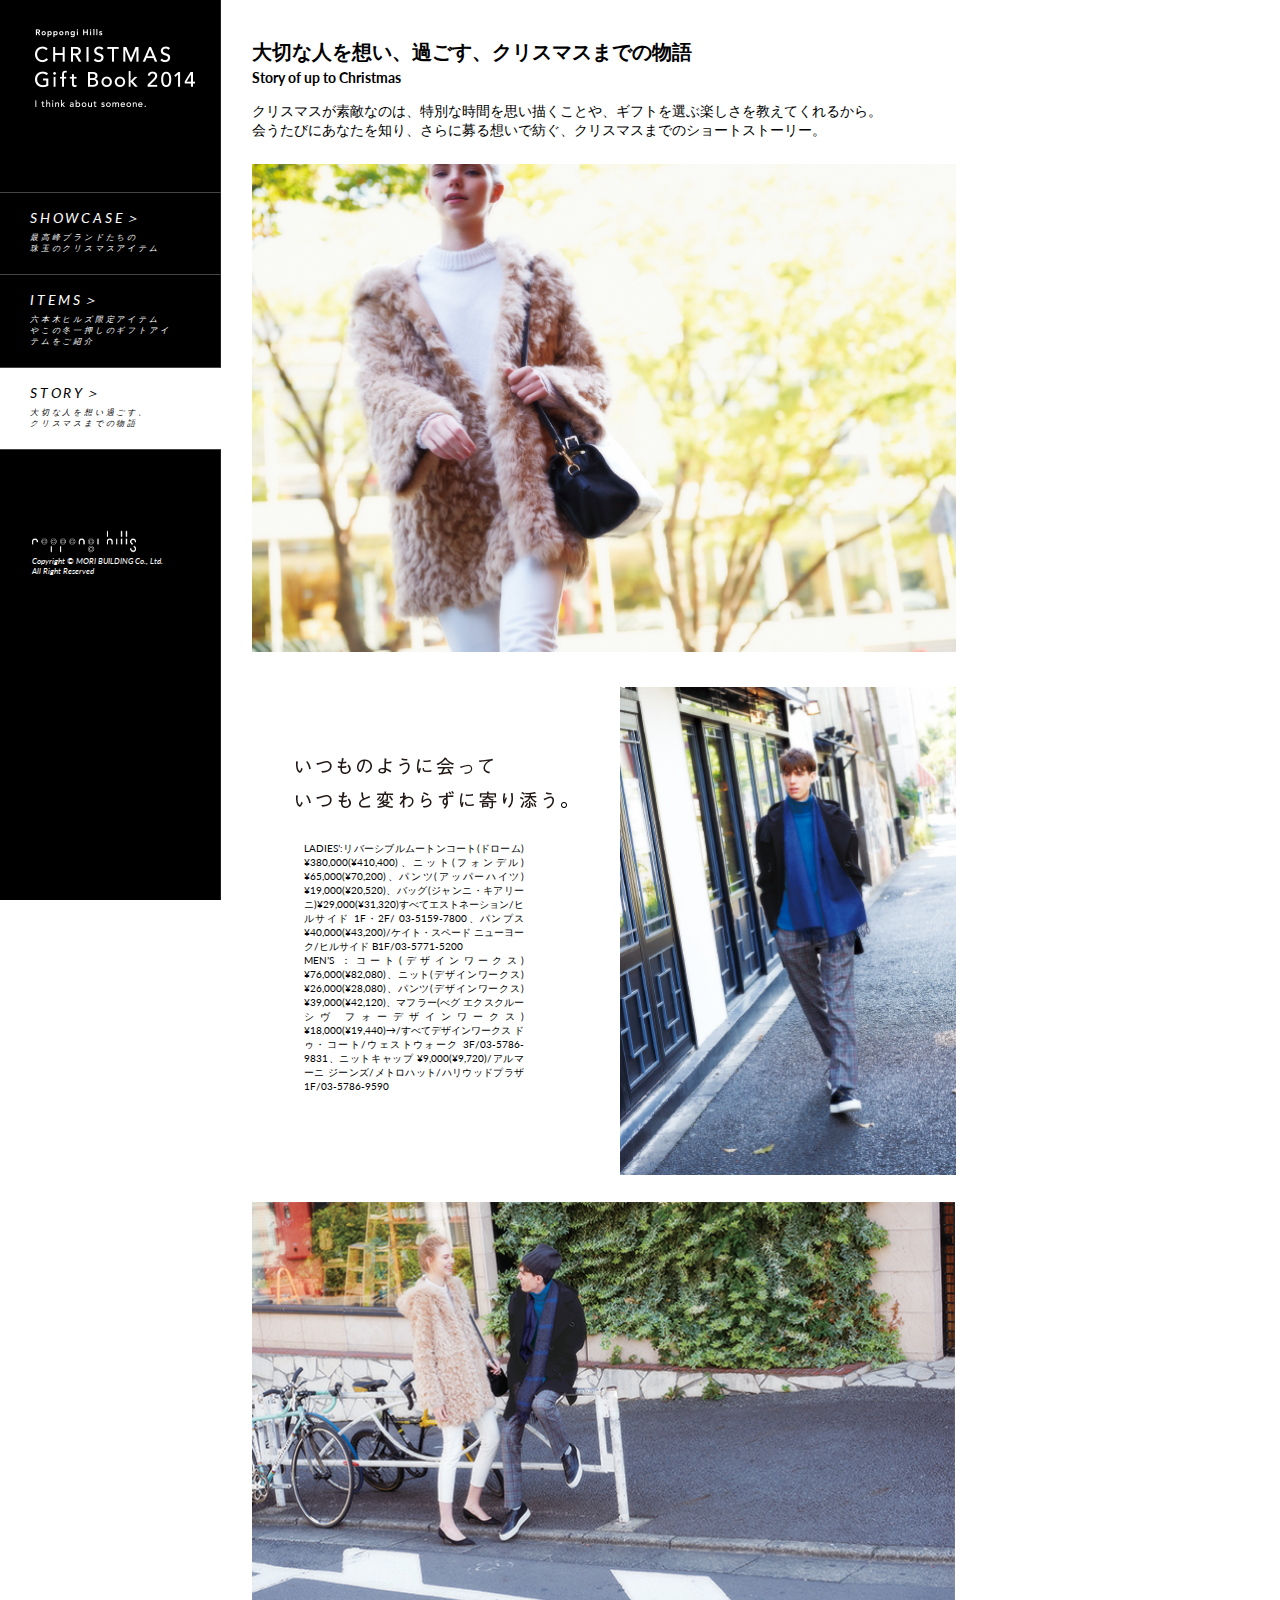
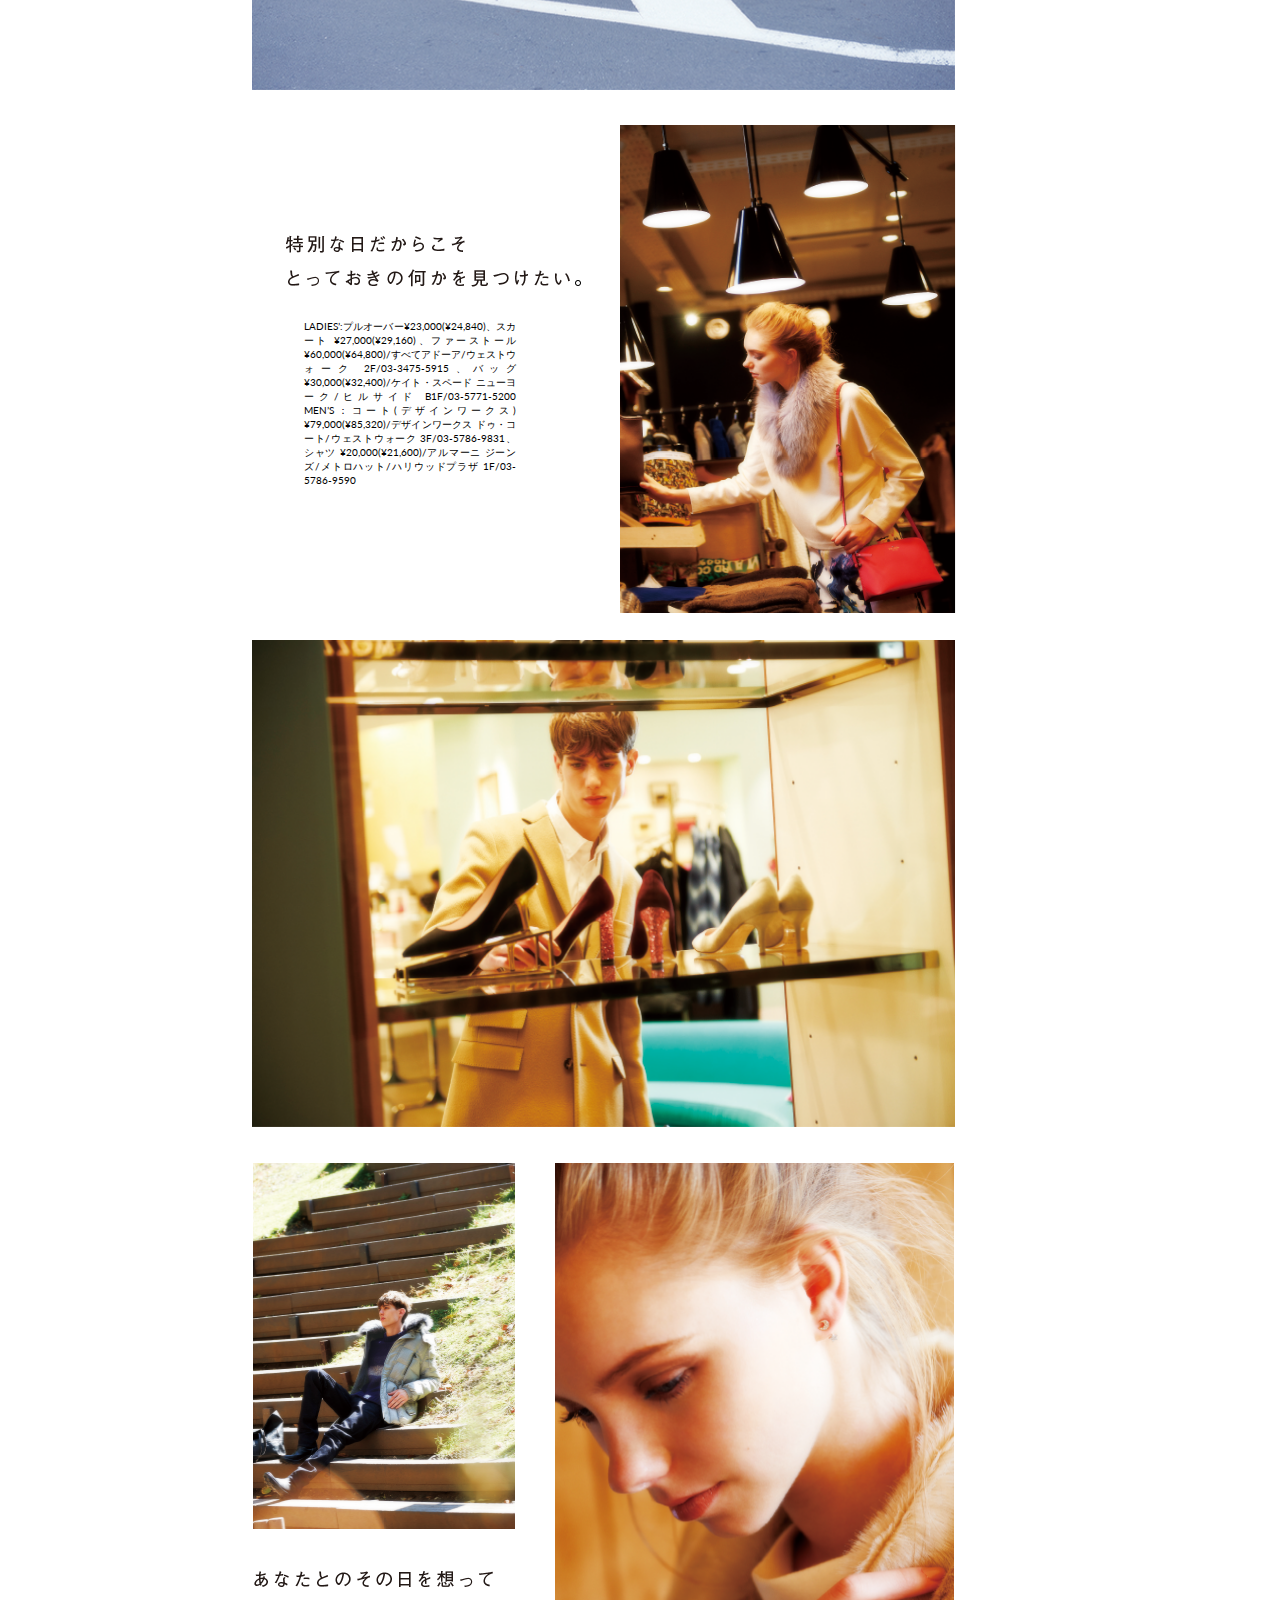
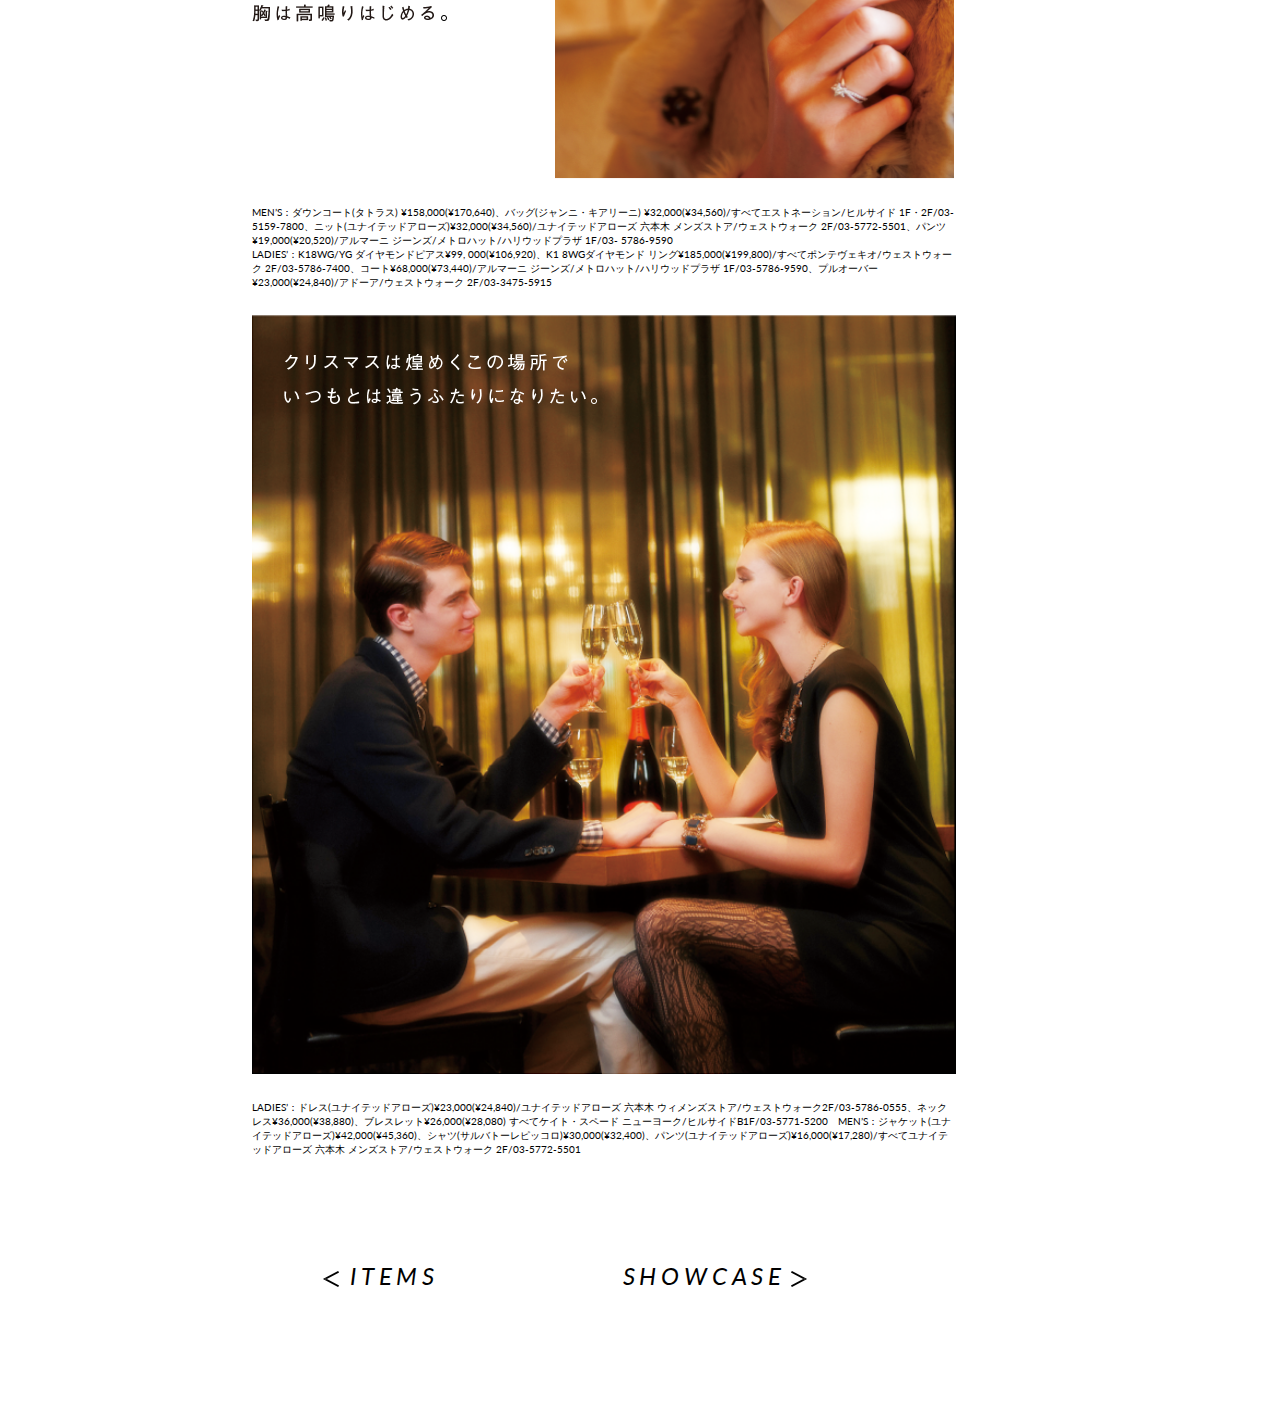
<file: story.html>
﻿<!DOCTYPE html>
<html>
  <head>
    <meta charset="UTF-8">
    <meta name='description' content='2014 Xmas GIFT BOOK | Roppongi Hills'/>
    <meta property='og:description' content='STORY / 2014 Xmas GIFT BOOK | Roppongi Hills'/>
    <meta property='og:image' content=''/>
    <meta property='og:title' content='STORY / 2014 Xmas GIFT BOOK | Roppongi Hills'/>
    <meta property='og:type' content='website'/>
    <meta property="fb:app_id" content="403516413099991">
    <title>STORY / 2014 Xmas GIFT BOOK | Roppongi Hills</title>
    <!--[if lt IE 9]>
    <script src="js/html5shiv.js"></script>
    <![endif]-->
    <link rel="stylesheet" href="css/reset.css">
    <link href='http://fonts.googleapis.com/css?family=Lato:100,400,300italic,400italic' rel='stylesheet' type='text/css'>
    <link rel="stylesheet" href="css/common.css">
    <link rel="stylesheet" href="css/story.css">

    <script>
      (function(i,s,o,g,r,a,m){i['GoogleAnalyticsObject']=r;i[r]=i[r]||function(){
      (i[r].q=i[r].q||[]).push(arguments)},i[r].l=1*new Date();a=s.createElement(o),
      m=s.getElementsByTagName(o)[0];a.async=1;a.src=g;m.parentNode.insertBefore(a,m)
      })(window,document,'script','//www.google-analytics.com/analytics.js','ga');
      ga('create', 'UA-1962808-1', 'auto');
      ga('send', 'pageview');
    </script>
  </head>


<body>

<div id="side_bar">
    <div id="logo"><a href="index.html"><img src="images/logo.png" width="100%" height="100%" alt="2014 Xmas GIFT BOOK"></a></div>

  <nav>
    <ul>
      <li class="menu" id="showcase">
        <a href="index.html">
          <p>SHOWCASE＞<p><p class="menu_sub">最高峰ブランドたちの<br>珠玉のクリスマスアイテム</p>
        </a>
      </li>


      <li class="menu" id="gifts">
        <a href="items.html">
         <p>ITEMS＞</p><p class="menu_sub">六本木ヒルズ限定アイテム<br>やこの冬一押しのギフトアイ<br>テムをご紹介</p>
       </a>
      </li>

      <li class="menu menu_current" id="story">
        <a href="story.html">
          <p>STORY＞</p><p class="menu_sub">大切な人を想い過ごす、<br>クリスマスまでの物語</p>
       </a>
      </li>
    </ul>
  </nav>

    <footer>
        <div class="footer_logo"><a href="http://www.roppongihills.com/" target="_blank"><img src="images/footer_logo.png" width="104px" height="23px" alt="roppongihills"></a></div>
        <div class="footer">Copyright © MORI BUILDING Co., Ltd.<br> All Right Reserved</div>
    </footer>

</div>

<div id="wrapper">
  <div id="story_wrapper">

    <div class="story_title">
      <p class="sub_title">大切な人を想い、過ごす、クリスマスまでの物語</p>
      <p class="font_sub01">Story of up to Christmas</p>

      <p class="font_sub02">クリスマスが素敵なのは、特別な時間を思い描くことや、ギフトを選ぶ楽しさを教えてくれるから。<br>
      会うたびにあなたを知り、さらに募る想いで紡ぐ、クリスマスまでのショートストーリー。</p>
    </div>

    <div class="story_img_big">
      <img src="images/storys/story_img_01.png" width="704px" height="488px" alt="story_image_01">
    </div>

    <div class="story_phase_01">
      <div class="story_text">

<img src="images/storys/copy1.gif" width="272" height="52" id="img_title01">

        <p class="text_detail">
          LADIES’:リバーシブルムートンコート(ドローム)¥380,000(¥410,400)、ニット(フォンデル)¥65,000(¥70,200)、パンツ(アッパーハイツ)¥19,000(¥20,520)、バッグ(ジャンニ・キアリーニ)¥29,000(¥31,320)すべてエストネーション/ヒルサイド 1F・2F/ 03-5159-7800、パンプス ¥40,000(¥43,200)/ケイト・スペード ニューヨーク/ヒルサイド B1F/03-5771-5200
       </p>
        <p class="text_detail2">
          MEN’S ：コート(デザインワークス)¥76,000(¥82,080)、ニット(デザインワークス) ¥26,000(¥28,080)、パンツ(デザインワークス)¥39,000(¥42,120)、マフラー(べグ エクスクルーシヴ フォーデザインワークス)¥18,000(¥19,440)→/すべてデザインワークス ドゥ・コート/ウェストウォーク 3F/03-5786-9831、ニットキャップ ¥9,000(¥9,720)/アルマーニ ジーンズ/メトロハット/ハリウッドプラザ 1F/03-5786-9590
        </p>
      </div>
      <div class="story_img_middle">
        <img src="images/storys/story_img_02.png" width="336px" height="488px" alt="story_image_02">
      </div>
    </div>


    <div class="story_img_big">
      <img src="images/storys/story_img_03.png" width="704px" height="488px" alt="story_image_03">
    </div>


    <div class="story_phase_02">
      <div class="story_text">


        <img src="images/storys/copy2.gif" width="296" height="52" id="img_title02">

        <p class="text_detail">
          LADIES’:プルオーバー¥23,000(¥24,840)、スカート ¥27,000(¥29,160)、ファーストール ¥60,000(¥64,800)/すべてアドーア/ウェストウォーク 2F/03-3475-5915、バッグ ¥30,000(¥32,400)/ケイト・スペード ニューヨーク/ヒルサイド B1F/03-5771-5200　MEN’S：コート(デザインワークス) ¥79,000(¥85,320)/デザインワークス ドゥ・コート/ウェストウォーク 3F/03-5786-9831、シャツ ¥20,000(¥21,600)/アルマーニ ジーンズ/メトロハット/ハリウッドプラザ 1F/03-5786-9590
        </p>
      </div>
      <div class="story_img_middle">
        <img src="images/storys/story_img_04.png" width="336px" height="488px" alt="story_image_04">
      </div>
    </div>

    <div class="story_img_big">
      <img src="images/storys/story_img_05.png" width="704px" height="488px" alt="story_image_05">
    </div>


    <div class="story_phase_03">
      <div class="story_img_small">
        <img src="images/storys/story_img_06.png" width="263px" height="366px" alt="story_image_06">
      </div>

      <div class="text_box_01">



        <img src="images/storys/copy3.gif" width="241" height="51">

      </div>

      <div class="story_img_middle">
        <img src="images/storys/story_img_07.png" width="400px" height="616px" alt="story_image_07">
      </div>
    </div>

    <div class="text_both">
      <p class="text_box_02">
        MEN’S：ダウンコート(タトラス) ¥158,000(¥170,640)、バッグ(ジャンニ・キアリーニ) ¥32,000(¥34,560)/すべてエストネーション/ヒルサイド 1F・2F/03-5159-7800、ニット(ユナイテッドアローズ)¥32,000(¥34,560)/ユナイテッドアローズ 六本木 メンズストア/ウェストウォーク 2F/03-5772-5501、パンツ¥19,000(¥20,520)/アルマーニ ジーンズ/メトロハット/ハリウッドプラザ 1F/03-  5786-9590　</p>
      <p class="text_box_02">
        LADIES’：K18WG/YG  ダイヤモンドピアス¥99, 000(¥106,920)、K1 8WGダイヤモンド リング¥185,000(¥199,800)/すべてポンテヴェキオ/ウェストウォーク 2F/03-5786-7400、コート¥68,000(¥73,440)/アルマーニ ジーンズ/メトロハット/ハリウッドプラザ 1F/03-5786-9590、プルオーバー ¥23,000(¥24,840)/アドーア/ウェストウォーク 2F/03-3475-5915<p>
    </div>

    <div class="story_img_big">
      <img src="images/storys/story_img_08.png" width="704px" height="760px" alt="story_image_08">
      <div class="story_img_text">
        <img src="images/storys/copy4.png" width="314" height="51">
      </div>
    </div>

    <div class="text_both">
        <p class="text_box_02">
          LADIES’：ドレス(ユナイテッドアローズ)¥23,000(¥24,840)/ユナイテッドアローズ 六本木 ウィメンズストア/ウェストウォーク2F/03-5786-0555、ネックレス¥36,000(¥38,880)、ブレスレット¥26,000(¥28,080) すべてケイト・スペード  ニューヨーク/ヒルサイドB1F/03-5771-5200　MEN’S：ジャケット(ユナイテッドアローズ)¥42,000(¥45,360)、シャツ(サルバトーレピッコロ)¥30,000(¥32,400)、パンツ(ユナイテッドアローズ)¥16,000(¥17,280)/すべてユナイテッドアローズ 六本木 メンズストア/ウェストウォーク 2F/03-5772-5501
        </p>
      </div>
    </div>

  </div><!-- story wrapper_end -->

<div class="under_menu">
    <a href="items.html"><img src="images/arrow_left.png" class="arrow_left">ITEMS</a><!---->　　　　　　<!-- 全ページの縦ずれ調整　メニュー同士の空白のための全角スペースあり -->
    <a href="index.html">SHOWCASE<img src="images/arrow_right.png" class="arrow_right"></a>
</div>

</body>

</html>
</file>
<file: css/common.css>
@charset "UTF-8";
@-webkit-keyframes fadelink {
  0% {
    opacity: 1; }

  100% {
    opacity: 0.8; } }
@-moz-keyframes fadelink {
  0% {
    opacity: 1; }

  100% {
    opacity: 0.8; } }
@keyframes fadelink {
  0% {
    opacity: 1; }

  100% {
    opacity: 0.8; } }
img {
  border: none; }

body {
  background-color: #FFFFFF;
  margin: 0;
  padding: 0;
  overflow-x: hidden;
  font-family: "Lato","ヒラギノ角ゴ Pro W3", "Hiragino Kaku Gothic Pro", "メイリオ", Meiryo, Osaka, "ＭＳ Ｐゴシック", "MS PGothic", sans-serif;
  -webkit-font-smoothing: antialiased; }

a:hover {
  -webkit-animation: fadelink 1.2s ease;
  -moz-animation: fadelink 1.2s ease;
  animation: fadelink 1.2s ease;
  -webkit-animation-fill-mode: both;
  -moz-animation-fill-mode: both;
  animation-fill-mode: both; }

#wrapper {
  width: 100%; }

#side_bar {
  width: 220px;
  height: 100%;
  position: fixed;
  border-right: 1px #1e1f1f solid;
  background-color: #000000;
  z-index: 10; }
  #side_bar #logo {
    width: 212px;
    height: 120px;
    margin: 0 auto; }
  #side_bar ul {
    padding: 0;
    margin: 0;
    margin-top: 72px; }
    #side_bar ul li {
      list-style: none;
      border-top: 1px solid #444; }
      #side_bar ul li:last-child {
        border-top: 1px solid #444;
        border-bottom: 1px solid #444; }
      #side_bar ul li:hover {
        background-color: #FFFFFF; }
      #side_bar ul li a {
        display: block;
        width: 191px;
        padding-left: 30px;
        padding-top: 16px;
        padding-bottom: 16px;
        height: auto;
        text-decoration: none;
        color: #FFFFFF;
        display: block; }
    #side_bar ul .menu {
      width: 221px;
      overflow: hidden;
      letter-spacing: 0.2em;
      font-size: 14px;
      font-family: 'Lato', sans-serif;
      font-style: italic; }
      #side_bar ul .menu p {
        margin-left: 0px;
        margin-top: 0;
        margin-bottom: 4px; }
      #side_bar ul .menu:hover a {
        background-color: #FFFFFF;
        color: #000000; }
    #side_bar ul .menu.menu_current a {
      background-color: #FFFFFF;
      color: #000000; }
    #side_bar ul .menu_sub {
      font-size: 8px; }

.under_menu {
  height: 40px;
  font-family: 'Lato', sans-serif;
  font-style: italic;
  font-size: 24px;
  letter-spacing: 0.2em;
  margin-top: 104px;
  margin-bottom: 104px;
  margin-left: 350px;
  color: #000000;
  clear: both;
  position: relative; }
  .under_menu a {
    text-decoration: none;
    color: #000000; }
    .under_menu a:hover {
      color: #000000;
      border-bottom: 1px solid #000000;
      padding-bottom: 2px; }
  .under_menu .arrow_left {
    position: absolute;
    left: -32px;
    top: 5px; }
  .under_menu .arrow_right {
    position: absolute;
    top: 5px; }

footer {
  width: 220px;
  height: 80px;
  margin-top: 80px;
  margin-left: 32px; }
  footer .footer {
    font-family: 'Lato', sans-serif;
    font-style: italic;
    font-size: 8px;
    width: 160px;
    height: 16px;
    color: #FFFFFF; }
</file>
<file: css/showcase.css>
body {
  background-color: #000000; }

#showcase_wrapper {
  margin-left: 220px;
  overflow: hidden;
  padding-left: 32px;
  width: 848px;
  color: #FFFFFF; }
  #showcase_wrapper .itembox {
    width: 848px;
    padding-top: 96px;
    position: relative;
    clear: both;
    overflow: hidden; }
  #showcase_wrapper .item_img {
    float: left; }
  #showcase_wrapper .item_detail {
    width: 250px;
    float: left;
    margin-left: 50px; }
    #showcase_wrapper .item_detail h3 {
      font-size: 12px;
      margin-top: 8px; }
    #showcase_wrapper .item_detail .small {
      margin-top: 3px; }
    #showcase_wrapper .item_detail p {
      font-size: 10px; }
    #showcase_wrapper .item_detail .item_message {
      font-size: 12px; }

#pattern01, #pattern02 {
  margin-top: 200px; }

#pattern03 {
  margin-top: 180px; }

#pattern04, #pattern07 {
  margin-top: 60px; }

#pattern05 {
  margin-top: 90px; }

#pattern06 {
  margin-top: -80px; }

#sub {
  margin-top: 32px; }

.under_menu {
  color: #FFFFFF;
  margin-left: 600px; }
  .under_menu a {
    color: #FFFFFF; }
    .under_menu a:hover {
      color: #FFFFFF;
      border-bottom: 1px solid #FFFFFF; }
</file>
<file: css/gifts.css>
body {
  max-width: 980px; }

#gifts_wrapper {
  width: 728px;
  position: relative;
  padding-left: 32px;
  margin-left: 220px;
  overflow: hidden; }
  #gifts_wrapper .gifts_title {
    width: 700px;
    padding-top: 39px;
    clear: both; }
    #gifts_wrapper .gifts_title h3 {
      margin-bottom: 0px;
      margin-top: 0;
      font-size: 20px; }
    #gifts_wrapper .gifts_title .gifts_sub_title {
      margin-top: -14px; }
    #gifts_wrapper .gifts_title .gifts_title_messeage {
      width: 700px; }
    #gifts_wrapper .gifts_title p {
      margin-top: 16px;
      font-size: 14px; }
  #gifts_wrapper .column, #gifts_wrapper .white_column {
    clear: both;
    overflow: hidden;
    padding-top: 24px; }
  #gifts_wrapper .sub_title {
    font-size: 12px;
    font-weight: bold;
    margin-top: 0;
    margin-bottom: 0; }
  #gifts_wrapper .gifts_items_first, #gifts_wrapper .gifts_items_last, #gifts_wrapper .gifts_items_01, #gifts_wrapper .gifts_items_02 {
    width: 190px;
    float: left; }
  #gifts_wrapper .gifts_items_last {
    margin-left: 64px; }
  #gifts_wrapper .gifts_items_01 {
    margin-left: 30px; }
  #gifts_wrapper .gifts_items_02 {
    margin-left: 56px; }
  #gifts_wrapper h4 {
    width: 100%;
    font-size: 12px; }
  #gifts_wrapper .formen {
    background-image: url(../images/formen.gif);
    background-repeat: no-repeat;
    background-position: right 8px; }
  #gifts_wrapper .gifts_text {
    font-size: 10px;
    width: 190px; }
    #gifts_wrapper .gifts_text .item_message {
      font-size: 12px; }
  #gifts_wrapper .groupgift_titles {
    width: 600px;
    font-size: 20px;
    margin-top: 64px;
    padding-bottom: 16px; }
    #gifts_wrapper .groupgift_titles h3 {
      margin-bottom: 0px;
      margin-top: 8px;
      font-size: 20px; }
    #gifts_wrapper .groupgift_titles p {
      font-size: 14px; }
  #gifts_wrapper .groupimg {
    width: 640px;
    text-align: center; }
  #gifts_wrapper .white_column {
    padding-left: 8px; }
    #gifts_wrapper .white_column img {
      margin-left: -8px;
      width: 232px;
      height: 184px; }
  #gifts_wrapper .white_detail {
    width: 184px;
    font-size: 12px;
    float: left;
    padding-left: 22.5px;
    padding-right: 22.5px; }
    #gifts_wrapper .white_detail p {
      font-size: 10px; }
    #gifts_wrapper .white_detail .item_message {
      font-size: 12px; }
  #gifts_wrapper .white_gifts_title {
    width: 425px;
    padding-top: 64px;
    clear: both; }
    #gifts_wrapper .white_gifts_title h3 {
      font-size: 20px;
      margin-bottom: 0px;
      margin-top: 0; }
    #gifts_wrapper .white_gifts_title p {
      font-size: 14px; }
</file>
<file: css/story.css>
body {
  max-width: 980px; }

#story_wrapper {
  width: 728px;
  padding-left: 32px;
  margin-left: 220px; }
  #story_wrapper .story_title {
    width: 728px;
    padding-top: 39px;
    clear: both; }
    #story_wrapper .story_title .sub_title {
      margin-top: 0;
      margin-bottom: 3px;
      font-size: 20px;
      font-weight: bold; }
    #story_wrapper .story_title .font_sub01 {
      margin-top: 0;
      font-size: 14px;
      font-weight: bold; }
    #story_wrapper .story_title .font_sub02 {
      margin-top: 16px;
      font-size: 14px; }
  #story_wrapper .story_img_small {
    float: left; }
  #story_wrapper .story_img_middle, #story_wrapper .story_phase_03 .story_img_middle {
    float: left;
    margin-left: 4px; }
  #story_wrapper .story_img_big {
    position: relative;
    margin-top: 24px;
    clear: both; }
    #story_wrapper .story_img_big .story_img_text {
      position: absolute;
      top: 40px;
      left: 32px;
      font-size: 22px;
      letter-spacing: 0.2em;
      color: #FFFFFF; }
  #story_wrapper .story_text {
    float: left;
    width: 308px;
    padding-left: 28px;
    padding-right: 28px; }
    #story_wrapper .story_text #img_title01 {
      margin-left: 16px;
      margin-top: 70px;
      margin-bottom: 20px; }
    #story_wrapper .story_text #img_title02 {
      margin-top: 110px;
      margin-bottom: 20px;
      margin-left: 6px; }
    #story_wrapper .story_text #img_title03 {
      margin-left: 14px; }
    #story_wrapper .story_text #img_title04 {
      margin-left: 14px; }
    #story_wrapper .story_text .text_detail, #story_wrapper .story_text .text_detail2 {
      width: 220px;
      padding-left: 24px;
      font-size: 10px;
      margin-bottom: 0;
      text-align: justify; }
    #story_wrapper .story_text .text_detail2 {
      margin-top: 0; }
  #story_wrapper .story_phase_01, #story_wrapper .story_phase_02, #story_wrapper .story_phase_03 {
    clear: both;
    margin-top: 32px;
    overflow: hidden; }
  #story_wrapper .story_phase_02 .text_title {
    margin-top: 88px;
    font-size: 22px; }
  #story_wrapper .story_phase_02 .story_text .text_detail2, #story_wrapper .story_text .story_phase_02 .text_detail2, #story_wrapper .story_phase_02 .text_detail {
    width: 212px; }
  #story_wrapper .story_phase_02 p {
    font-size: 8px; }
  #story_wrapper .story_phase_03 {
    position: relative; }
    #story_wrapper .story_phase_03 .text_box_01 {
      position: absolute;
      top: 408px; }
      #story_wrapper .story_phase_03 .text_box_01 p {
        margin-right: 16px;
        margin-top: 16px;
        margin-bottom: 16px; }
    #story_wrapper .story_phase_03 .story_img_middle {
      margin-left: 40px; }
  #story_wrapper .text_both {
    margin-top: 24px;
    clear: both;
    width: 704px; }
    #story_wrapper .text_both .text_box_02 {
      margin-top: 0;
      margin-bottom: 0;
      font-size: 10px; }
</file>
